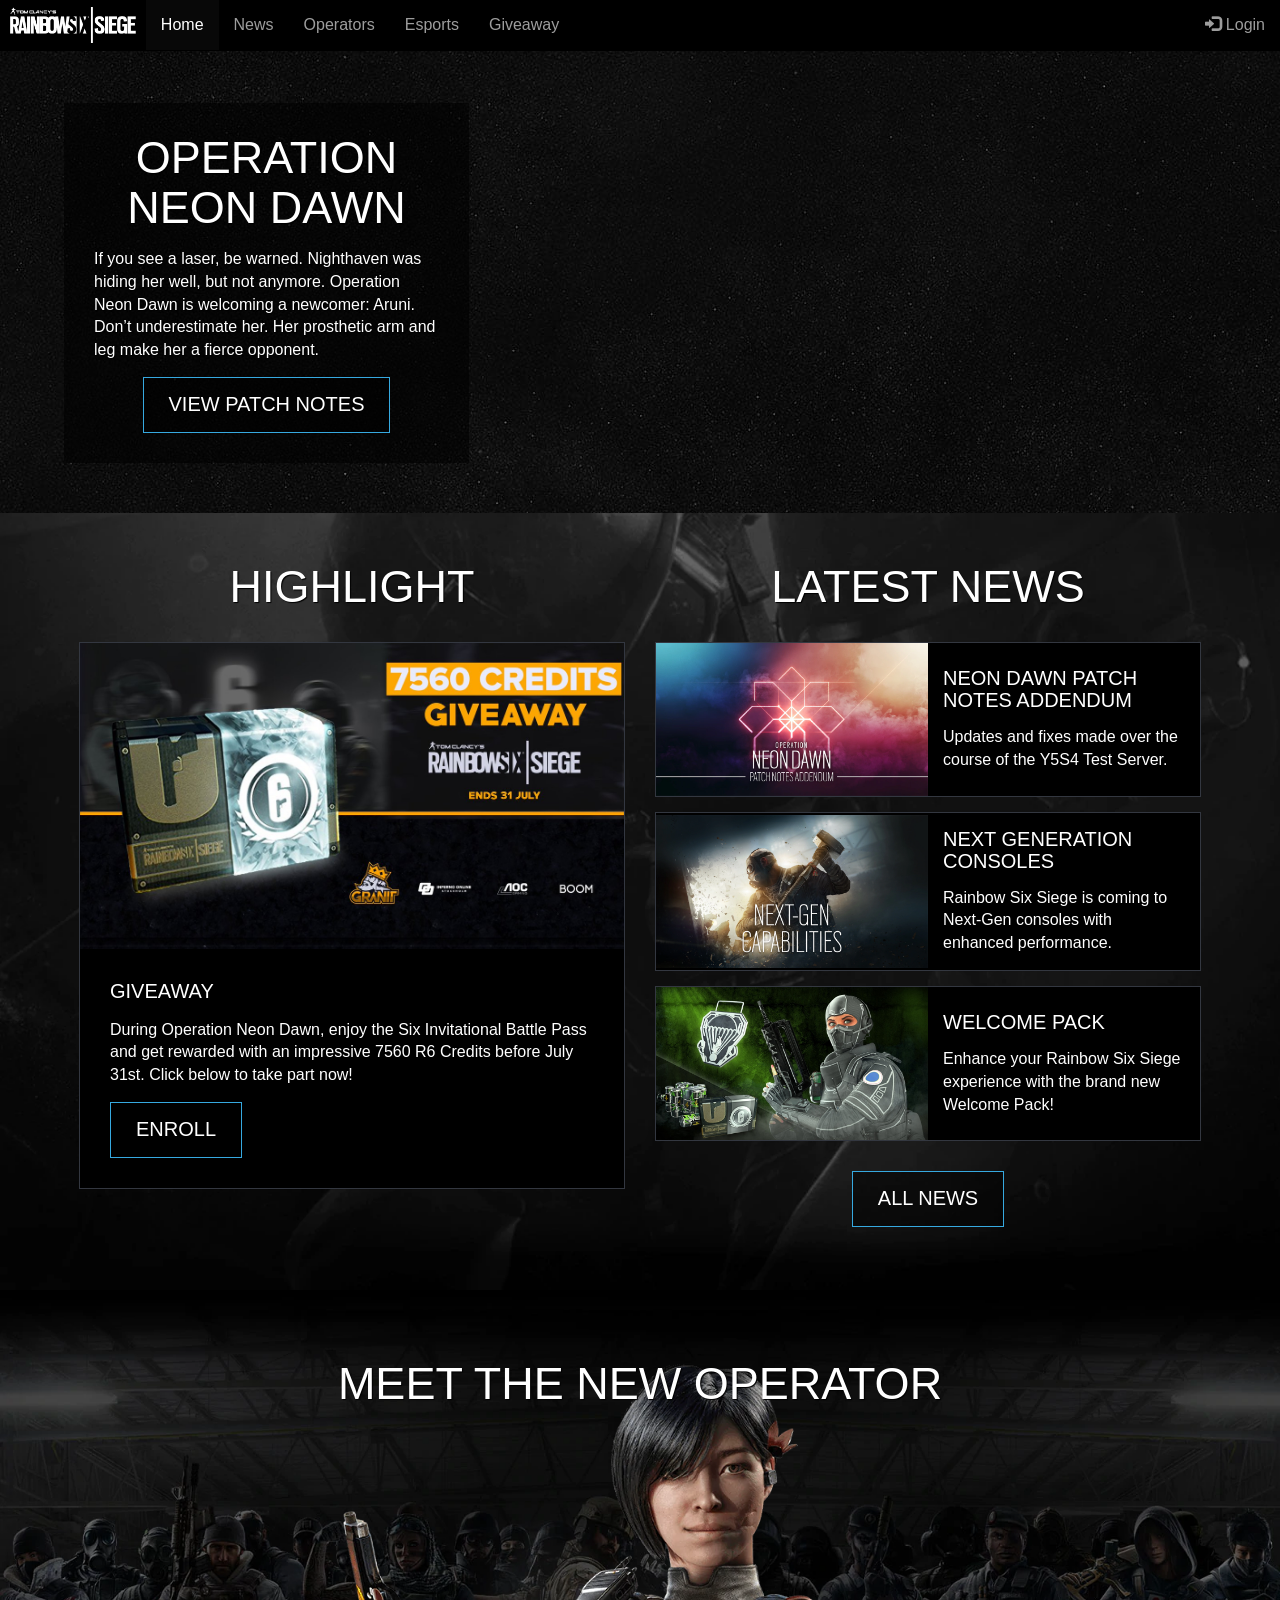
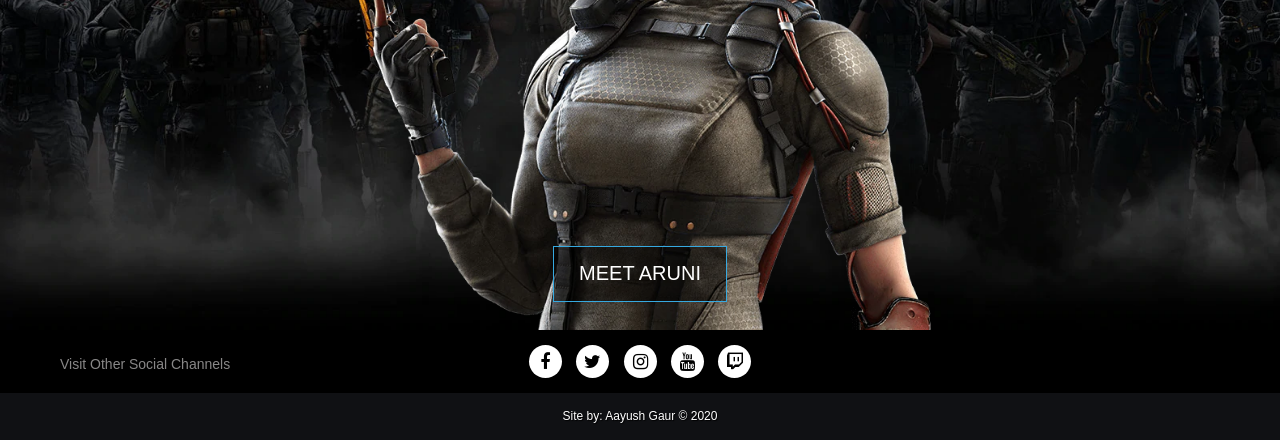
<file: index.html>
<!DOCTYPE html>
<html lang="en">
	<head>
		<title>Rainbow Six Siege</title>
		<meta charset="utf-8">
		<meta name="viewport" content="width=device-width, initial-scale=1">
		<link rel="stylesheet" href="https://maxcdn.bootstrapcdn.com/bootstrap/3.4.1/css/bootstrap.min.css">
		<link rel="stylesheet" href="https://cdnjs.cloudflare.com/ajax/libs/font-awesome/4.7.0/css/font-awesome.min.css">
		<link rel="stylesheet" type="text/css" href="Assets/CSS/site.css">
		<script src="https://ajax.googleapis.com/ajax/libs/jquery/3.5.1/jquery.min.js"></script>
		<script src="https://maxcdn.bootstrapcdn.com/bootstrap/3.4.1/js/bootstrap.min.js"></script>
		<script src="Assets/Scripts/site.js"></script>
	</head>
	
	<body>
		<header>
			<nav class="navbar navbar-inverse navbar-fixed-top">
				<div class="container-fluid">
					<div class="navbar-header">
						<button type="button" class="navbar-toggle" data-toggle="collapse" data-target="#myNavbar">
							<span class="icon-bar"></span>
							<span class="icon-bar"></span>
							<span class="icon-bar"></span>                        
						</button>
						<a class="navbar-brand" href="index.html"><img class="logo" src="Assets/Images/logo.png" alt="logo"/></a>
					</div>
					<div class="collapse navbar-collapse" id="myNavbar">
						<ul class="nav navbar-nav">
							<li class="active"><a href="index.html">Home</a></li>
							<li><a href="news.html">News</a></li>
							<li><a href="operators.html">Operators</a></li>
							<li><a href="esports.html">Esports</a></li>
							<li><a href="giveaway.html">Giveaway</a></li>
						</ul>
						<ul class="nav navbar-nav navbar-right">
							<li><a href="#"  onclick="maintenance()"><span class="glyphicon glyphicon-log-in"></span> Login</a></li>
						</ul>
					</div>
				</div>
			</nav>
		</header>

		<div class="r6s-home">
			
			<section>
				<div class="r6s-vid">
					<div class="r6s-promo">
						<div class="promo-row">
							<div class="vid-wrapper">
								<div class="vid-container">
									<div class="media">
										<video autoplay loop muted>
											<source src="Assets/Videos/R6_live_Y5S4_VID_Anime_2.mp4" type="video/mp4" />
										</video>
									</div>
								</div>
								<div class="media-content text-center">
									<h2>Operation Neon Dawn</h2>
									<p>
										If you see a laser, be warned. Nighthaven was hiding her well, but not anymore. Operation Neon Dawn is welcoming a newcomer: Aruni. Don’t underestimate her. Her prosthetic arm and leg make her a fierce opponent.
									</p>
									<button onclick="maintenance()" class="button button-style1">View Patch Notes</button>
								</div>
							</div>
						</div>
					</div>
				</div>
			</section>
			
			<div class="r6s-highlights-news-feed">
				<div class="container">    
					<div class="row">
					
						<section>
							<div class="col-sm-6 r6s-highlights-feed">
							
								<div class="r6s-highlights-news-feed-title">
									<h2>Highlight</h2>
								</div>
								
								<div class="highlight">
									<div class="highlight-giveaway">
										<div class="highlight-giveaway-media">
											<img src="Assets/Images/giveaway.jpg" alt="Giveaway Picture"/>
										</div>
										<div class="highlight-giveaway-content">
											<h3>Giveaway</h3>
											<p>
											During Operation Neon Dawn, enjoy the Six Invitational Battle Pass and get rewarded with an impressive 7560 R6 Credits before July 31st. Click below to take part now!
											</p>
											<a class="button button-style1" href="giveaway.html">Enroll</a>
										</div>
									</div>
								</div>
							
							</div>
						</section>								
						
						<section>
							<div class="col-sm-6 r6s-highlights-feed">
							
								<div class="r6s-highlights-news-feed-title">
									<h2>Latest News</h2>
								</div>
								
								<div class="news-updates">
								
									<div class="news-updates-wrapper">
										<ul class="news-wrapper-items">
											
											<li id="latest-news-1" class="news-wrapper-items-item news-active-item highlight-giveaway">
												<div class="news-item-media">
													<div>
														<img src="Assets/Images/neondawn.jpg" alt="Neon Dawn Picture"/>
													</div>
													
												</div>
												<div class="news-item-content">
													<h3>Neon Dawn Patch Notes Addendum</h3>
													<p>
														Updates and fixes made over the course of the Y5S4 Test Server.
													</p>
												</div>
											</li>
											
											<li id="latest-news-2" class="news-wrapper-items-item highlight-giveaway">
												<div class="news-item-media">
													<div>
														<img src="Assets/Images/nextgen.jpg" alt="Next Generation Console"/>
													</div>
														
												</div>
												<div class="news-item-content">
													<h3>NEXT GENERATION CONSOLES</h3>
													<p>
														Rainbow Six Siege is coming to Next-Gen consoles with enhanced performance.
													</p>
												</div>											
											</li>
												
											<li id="latest-news-3" class="news-wrapper-items-item highlight-giveaway">
												<div class="news-item-media">
													<div>
														<img src="Assets/Images/welcome.jpg" alt="Welcome Pack"/>
													</div>
													
												</div>
												<div class="news-item-content">
													<h3>Welcome Pack</h3>
													<p>
														Enhance your Rainbow Six Siege experience with the brand new Welcome Pack!
													</p>
												</div>
												
											</li>
												
										</ul>
									</div>
										
									<div class="news-updates-controls">
										<button onclick="latestNewsPrev()" class="button button-style1 news-prev"><span class="glyphicon glyphicon-chevron-left"></span></button>
										<button onclick="latestNewsNext()" class="button button-style1 news-next"><span class="glyphicon glyphicon-chevron-right"></span></button>
									</div>
									
									<div class="news-button">
										<a href="news.html" class="button button-style1">All news</a>
									</div>
									
								</div>
							
							</div>
						</section>
							
					</div>
				</div>
			</div>
			
			<section>
				<div class="r6s-operators-homepage">
					<div class="promo-new-operators">
						<div class="promo-new-operators-media">
							<img src="Assets/Images/r6s-operator-aruni.png" alt="Aruni Picture"/>
						</div>
						<div class="promo-new-operators-content">
							<h2>Meet the new operator</h2>
							<a href="operators.html" class="button button-style1">Meet Aruni</a>
						</div>
					</div>
				</div>
			</section>
			
		</div>
		
		<div class="r6s-social">
			<div class="social-content">
				<div>
					<h2>Visit Other Social Channels</h2>
				</div>
				<div class="social-content-buttons">
					<a href="https://www.facebook.com/Rainbow6" target="_blank" class="fa fa-facebook"></a>
					<a href="https://twitter.com/Rainbow6Game" target="_blank" class="fa fa-twitter"></a>
					<a href="https://www.instagram.com/rainbow6game_us/" target="_blank" class="fa fa-instagram"></a>
					<a href="https://www.youtube.com/channel/UCV999yg8wgRzniuejsYmnmg" target="_blank" class="fa fa-youtube"></a>
					<a href="https://www.twitch.tv/bladegamingr6" target="_blank" class="fa fa-twitch"></a>
				</div>
			</div>
		</div>
		

		<footer class="container-fluid text-center">
			<p>Site by: Aayush Gaur &copy; 2020</p>
		</footer>

	</body>
</html>
</file>
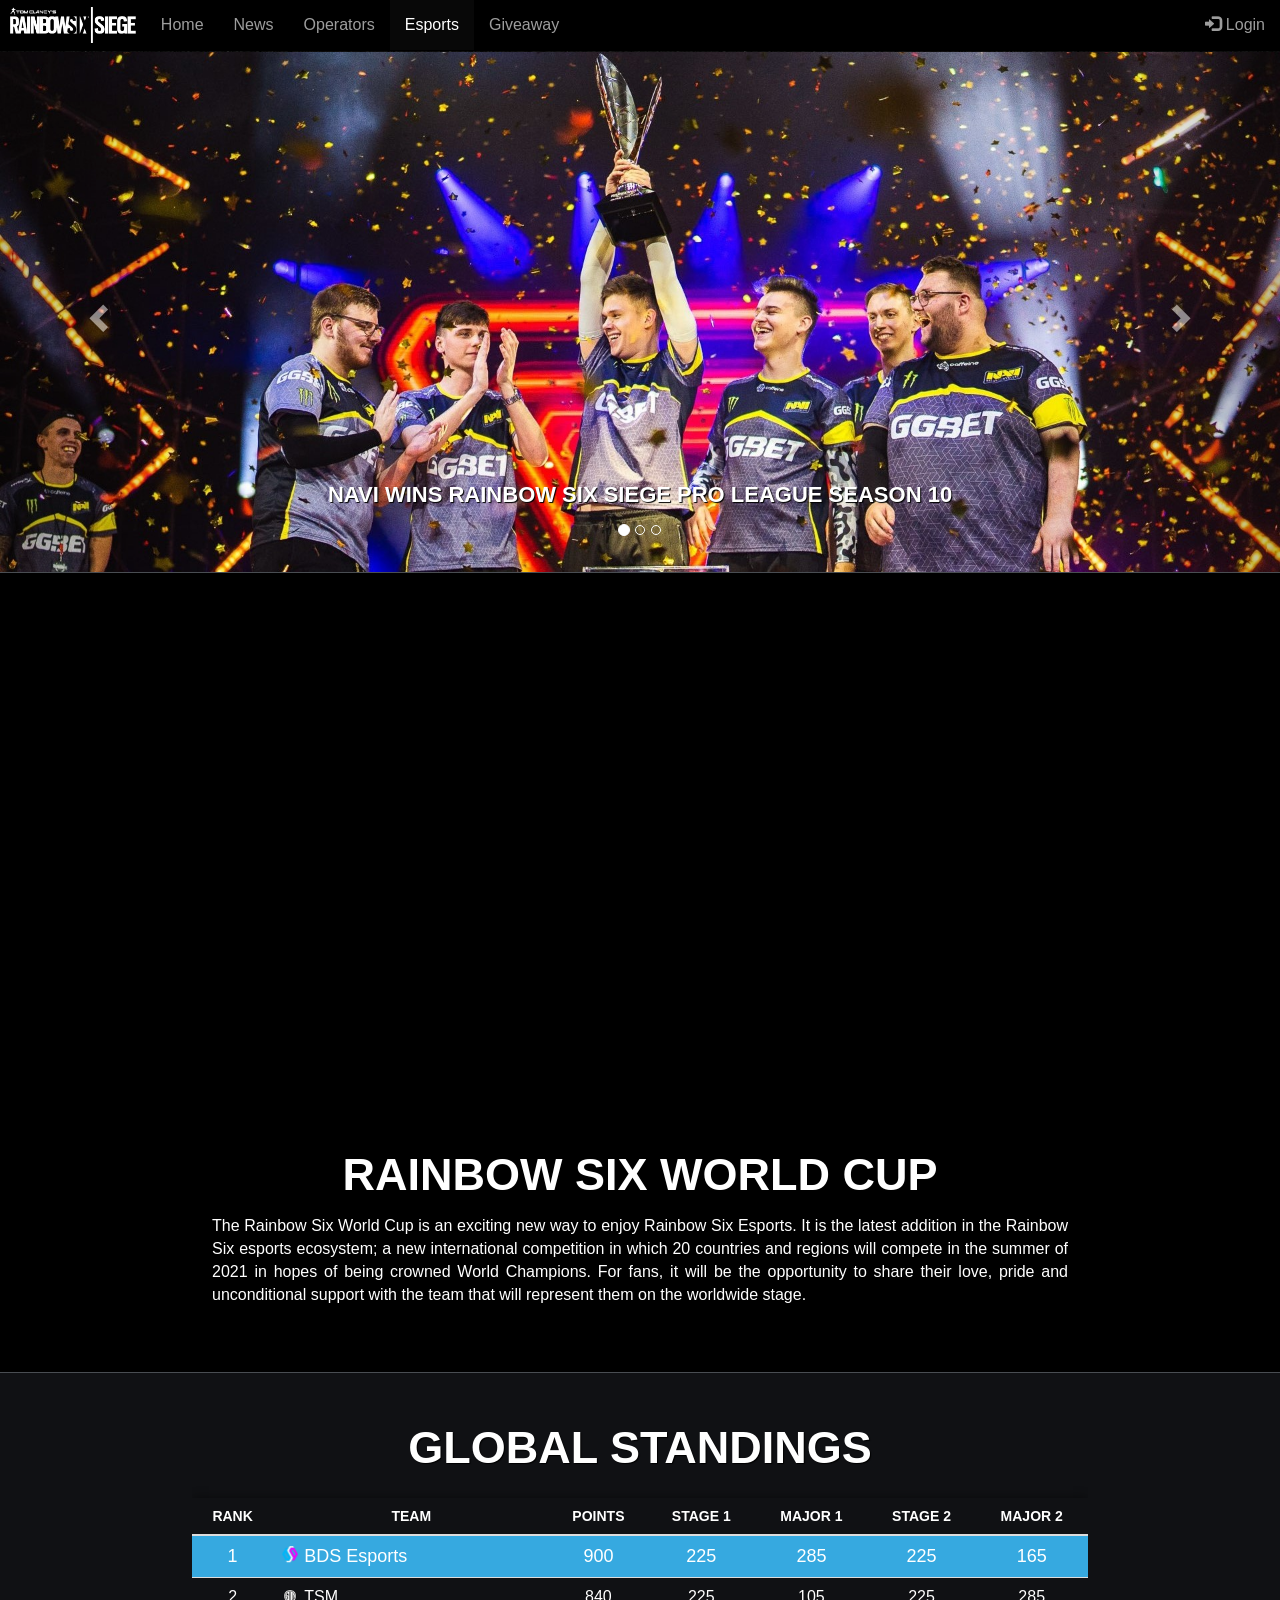
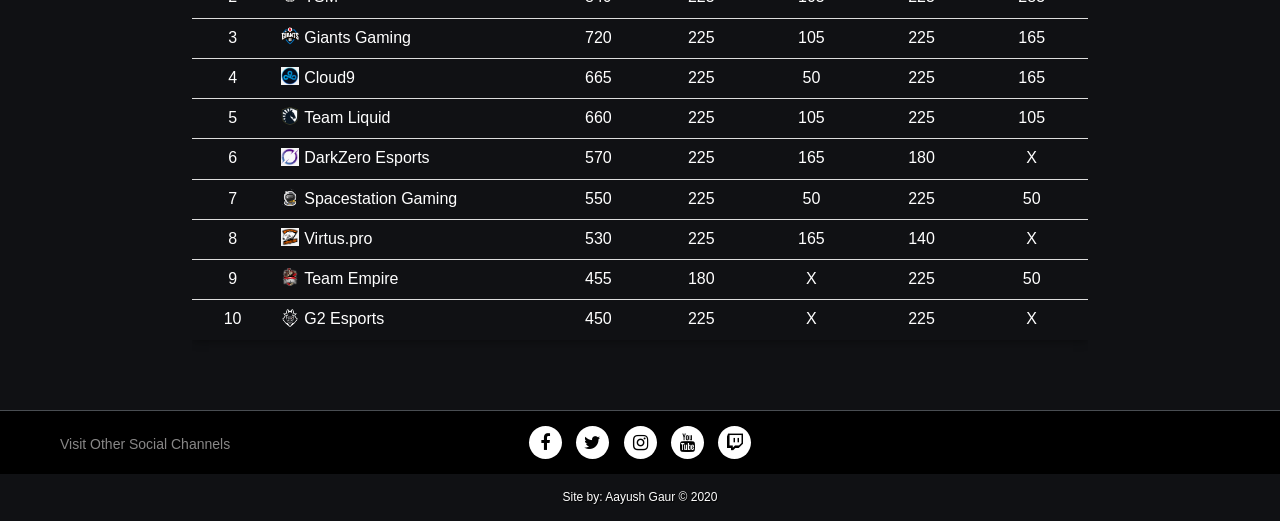
<file: esports.html>
<!DOCTYPE html>
<html lang="en">
	<head>
		<title>Rainbow Six Siege</title>
		<meta charset="utf-8">
		<meta name="viewport" content="width=device-width, initial-scale=1">
		<link rel="stylesheet" href="https://maxcdn.bootstrapcdn.com/bootstrap/3.4.1/css/bootstrap.min.css">
		<link rel="stylesheet" href="https://cdnjs.cloudflare.com/ajax/libs/font-awesome/4.7.0/css/font-awesome.min.css">
		<link rel="stylesheet" type="text/css" href="Assets/CSS/site.css">
		<script src="https://ajax.googleapis.com/ajax/libs/jquery/3.5.1/jquery.min.js"></script>
		<script src="https://maxcdn.bootstrapcdn.com/bootstrap/3.4.1/js/bootstrap.min.js"></script>
		<script src="Assets/Scripts/site.js"></script>
	</head>
	
	<body>
		<header>
			<nav class="navbar navbar-inverse navbar-fixed-top">
				<div class="container-fluid">
					<div class="navbar-header">
						<button type="button" class="navbar-toggle" data-toggle="collapse" data-target="#myNavbar">
							<span class="icon-bar"></span>
							<span class="icon-bar"></span>
							<span class="icon-bar"></span>                        
						</button>
						<a class="navbar-brand" href="index.html"><img class="logo" src="Assets/Images/logo.png" alt="logo"/></a>
					</div>
					<div class="collapse navbar-collapse" id="myNavbar">
						<ul class="nav navbar-nav">
							<li><a href="index.html">Home</a></li>
							<li><a href="news.html">News</a></li>
							<li><a href="operators.html">Operators</a></li>
							<li class="active"><a href="esports.html">Esports</a></li>
							<li><a href="giveaway.html">Giveaway</a></li>
						</ul>
						<ul class="nav navbar-nav navbar-right">
							<li><a href="#"  onclick="maintenance()"><span class="glyphicon glyphicon-log-in"></span> Login</a></li>
						</ul>
					</div>
				</div>
			</nav>
		</header>

		<div class="r6s-home">
		
			<section>
				<div id="myCarousel" class="carousel slide" data-ride="carousel">
					
					<ol class="carousel-indicators">
						<li data-target="#myCarousel" data-slide-to="0" class="active"></li>
						<li data-target="#myCarousel" data-slide-to="1"></li>
						<li data-target="#myCarousel" data-slide-to="2"></li>
					</ol>

					
					<div class="carousel-inner" role="listbox">
						<div class="item active">
							<img src="Assets/Images/naviWin.jpg" alt="Image">
							<div class="carousel-caption">
								<h3>NaVi Wins Rainbow Six Siege Pro League Season 10</h3>
							</div>      
						</div>

						<div class="item">
							<img src="Assets/Images/worldcup.jpg" alt="Image">
							<div class="carousel-caption">
							  <h3>Rainbow Six World Cup</h3>
							</div>      
						</div>
						
						<div class="item">
							<img src="Assets/Images/timeline.jpg" alt="Image">
							<div class="carousel-caption">
							  <h3>Timeline - 2020</h3>
							</div>      
						</div>
					</div>

					
					<a class="left carousel-control" href="#myCarousel" role="button" data-slide="prev">
						<span class="glyphicon glyphicon-chevron-left" aria-hidden="true"></span>
						<span class="sr-only">Previous</span>
					</a>
					<a class="right carousel-control" href="#myCarousel" role="button" data-slide="next">
						<span class="glyphicon glyphicon-chevron-right" aria-hidden="true"></span>
						<span class="sr-only">Next</span>
					</a>
				</div>
			</section>
			
			
			<section>
				<div class="world-cup"> 
					<div class="embed-responsive embed-responsive-16by9">
						<iframe class="embed-responsive-item" src="https://www.youtube.com/embed/rWAyImpZYAc" allow="accelerometer; autoplay; clipboard-write; encrypted-media; gyroscope; picture-in-picture" allowfullscreen></iframe>
					</div>
					<br>
					<div class="world-cup-text">
						<h2>RAINBOW SIX WORLD CUP</h2>
						<p>
							The Rainbow Six World Cup is an exciting new way to enjoy Rainbow Six Esports. It is the latest addition in the Rainbow Six esports ecosystem; a new international competition in which 20 countries and regions will compete in the summer of 2021 in hopes of being crowned World Champions. For fans, it will be the opportunity to share their love, pride and unconditional support with the team that will represent them on the worldwide stage.
						</p>
					</div>
				</div>
			</section>
			
			
			<section>
				<div class="standings">
					<h2>Global Standings</h2>
					
					<div style="overflow-x:auto;">
						<table class="table">
							<thead>
								<tr>
									<th>RANK</th>
									<th>TEAM</th>
									<th>POINTS</th>
									<th>STAGE 1</th>
									<th>MAJOR 1</th>
									<th>STAGE 2</th>
									<th>MAJOR 2</th>
								</tr>
							</thead>
							<tbody>
								<tr id="first-rank">
									<td>1</td>
									<td class="team-name"><img src="Assets/Images/bds.png" alt="BDS Logo"/>BDS Esports</td>
									<td>900</td>
									<td>225</td>
									<td>285</td>
									<td>225</td>
									<td>165</td>
								</tr>
								<tr>
									<td>2</td>
									<td class="team-name"><img src="Assets/Images/tsm.png" alt="TSM Logo"/>TSM</td>
									<td>840</td>
									<td>225</td>
									<td>105</td>
									<td>225</td>
									<td>285</td>
								</tr>
								<tr>
									<td>3</td>
									<td class="team-name"><img src="Assets/Images/giants.png" alt="Giants Logo"/>Giants Gaming</td>
									<td>720</td>
									<td>225</td>
									<td>105</td>
									<td>225</td>
									<td>165</td>
								</tr>
								<tr>
									<td>4</td>
									<td class="team-name"><img src="Assets/Images/cloud9.png" alt="Cloud9 Logo"/>Cloud9</td>
									<td>665</td>
									<td>225</td>
									<td>50</td>
									<td>225</td>
									<td>165</td>
								</tr>
								<tr>
									<td>5</td>
									<td class="team-name"><img src="Assets/Images/liquid.png" alt="Liquids Logo"/>Team Liquid</td>
									<td>660</td>
									<td>225</td>
									<td>105</td>
									<td>225</td>
									<td>105</td>
								</tr>
								<tr>
									<td>6</td>
									<td class="team-name"><img src="Assets/Images/darkzero.png" alt="DarkZero Logo"/>DarkZero Esports</td>
									<td>570</td>
									<td>225</td>
									<td>165</td>
									<td>180</td>
									<td>X</td>
								</tr>
								<tr>
									<td>7</td>
									<td class="team-name"><img src="Assets/Images/ssg.png" alt="SSG Logo"/>Spacestation Gaming</td>
									<td>550</td>
									<td>225</td>
									<td>50</td>
									<td>225</td>
									<td>50</td>
								</tr>
								<tr>
									<td>8</td>
									<td class="team-name"><img src="Assets/Images/virtuspro.png" alt="Virtus Logo"/>Virtus.pro</td>
									<td>530</td>
									<td>225</td>
									<td>165</td>
									<td>140</td>
									<td>X</td>
								</tr>
								<tr>
									<td>9</td>
									<td class="team-name"><img src="Assets/Images/empire.png" alt="Empire Logo"/>Team Empire</td>
									<td>455</td>
									<td>180</td>
									<td>X</td>
									<td>225</td>
									<td>50</td>
								</tr>
								<tr>
									<td>10</td>
									<td class="team-name"><img src="Assets/Images/g2.png" alt="G2 Logo"/>G2 Esports</td>
									<td>450</td>
									<td>225</td>
									<td>X</td>
									<td>225</td>
									<td>X</td>
								</tr>
								
							</tbody>
						</table>
					</div>
				</div>
			</section>
				
		</div>

		<div class="r6s-social">
			<div class="social-content">
				<div>
					<h2>Visit Other Social Channels</h2>
				</div>
				<div class="social-content-buttons">
					<a href="https://www.facebook.com/Rainbow6" target="_blank" class="fa fa-facebook"></a>
					<a href="https://twitter.com/Rainbow6Game" target="_blank" class="fa fa-twitter"></a>
					<a href="https://www.instagram.com/rainbow6game_us/" target="_blank" class="fa fa-instagram"></a>
					<a href="https://www.youtube.com/channel/UCV999yg8wgRzniuejsYmnmg" target="_blank" class="fa fa-youtube"></a>
					<a href="https://www.twitch.tv/bladegamingr6" target="_blank" class="fa fa-twitch"></a>
				</div>
			</div>
		</div>
		

		<footer class="container-fluid text-center">
			<p>Site by: Aayush Gaur &copy; 2020</p>
		</footer>

	</body>
</html>
</file>
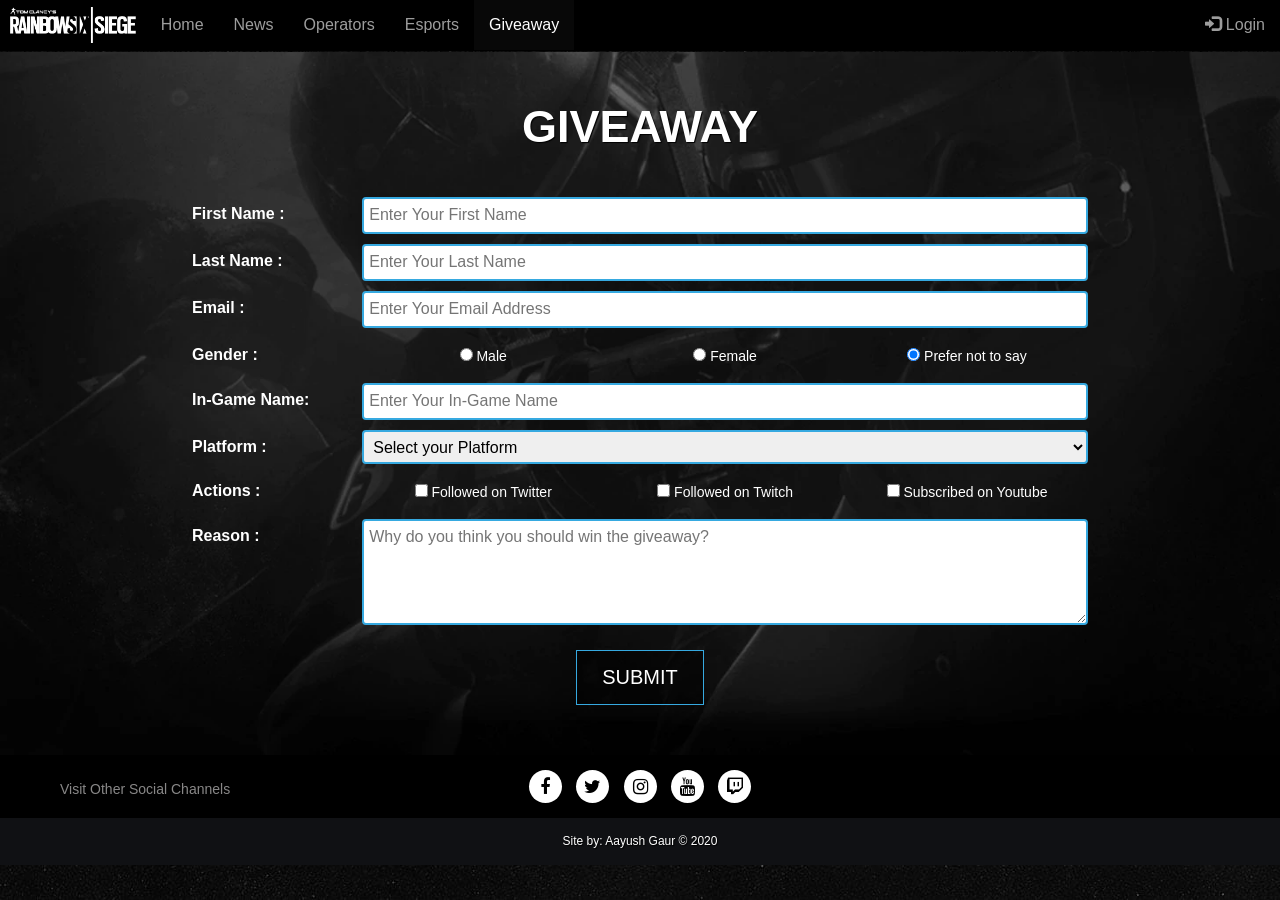
<file: giveaway.html>
<!DOCTYPE html>
<html lang="en">
	<head>
		<title>Rainbow Six Siege</title>
		<meta charset="utf-8">
		<meta name="viewport" content="width=device-width, initial-scale=1">
		<link rel="stylesheet" href="https://maxcdn.bootstrapcdn.com/bootstrap/3.4.1/css/bootstrap.min.css">
		<link rel="stylesheet" href="https://cdnjs.cloudflare.com/ajax/libs/font-awesome/4.7.0/css/font-awesome.min.css">
		<link rel="stylesheet" type="text/css" href="Assets/CSS/site.css">
		<script src="https://ajax.googleapis.com/ajax/libs/jquery/3.5.1/jquery.min.js"></script>
		<script src="https://maxcdn.bootstrapcdn.com/bootstrap/3.4.1/js/bootstrap.min.js"></script>
		<script src="Assets/Scripts/site.js"></script>
	</head>
	
	<body>
		<header>
			<nav class="navbar navbar-inverse navbar-fixed-top">
				<div class="container-fluid">
					<div class="navbar-header">
						<button type="button" class="navbar-toggle" data-toggle="collapse" data-target="#myNavbar">
							<span class="icon-bar"></span>
							<span class="icon-bar"></span>
							<span class="icon-bar"></span>                        
						</button>
						<a class="navbar-brand" href="index.html"><img class="logo" src="Assets/Images/logo.png" alt="logo"/></a>
					</div>
					<div class="collapse navbar-collapse" id="myNavbar">
						<ul class="nav navbar-nav">
							<li><a href="index.html">Home</a></li>
							<li><a href="news.html">News</a></li>
							<li><a href="operators.html">Operators</a></li>
							<li><a href="esports.html">Esports</a></li>
							<li class="active"><a href="giveaway.html">Giveaway</a></li>
						</ul>
						<ul class="nav navbar-nav navbar-right">
							<li><a href="#"  onclick="maintenance()"><span class="glyphicon glyphicon-log-in"></span> Login</a></li>
						</ul>
					</div>
				</div>
			</nav>
		</header>

		<div class="r6s-home">
			<section>
				<div id="giveaway-form">
					<h2>Giveaway</h2>
				
					<form action="#" name="regForm" onsubmit="return( validate() );">
						
						
						<div>
							<label>First Name :</label>
							<input type="text" id="first-name-border" class="generalInput" name="firstname" placeholder="Enter Your First Name">
						</div>
						<h4 id="first-name-error" class="error-msg">Enter your First Name!</h4>
						
						
						<div>
							<label>Last Name :</label>
							<input type="text" id="last-name-border" class="generalInput" name="lastname" placeholder="Enter Your Last Name">
						</div>
						<h4 id="last-name-error" class="error-msg">Enter your Last Name!</h4>
						
						
						<div>
							<label>Email :</label>
							<input type="email" id="email-border" class="generalInput" name="email" placeholder="Enter Your Email Address">
						</div>
						<h4 id="email-error" class="error-msg">Enter your Email Address!</h4>
						
						
						<div>
							<label>Gender :</label>
							
							<label class="clickInput">
								<input type="radio" name="gender" value="male"> Male
							</label>
							
							<label class="clickInput">
								<input type="radio" name="gender" value="female"> Female
							</label>
							
							<label class="clickInput">
								<input type="radio" name="gender" value="prefer not to say" checked> Prefer not to say
							</label>
						</div>
						
						
						<div>
							<label>In-Game Name:</label>
							<input type="text" id="in-game-name-border" class="generalInput" name="ign" placeholder="Enter Your In-Game Name">
						</div>
						<h4 id="in-game-name-error" class="error-msg">Enter your In-Game Name!</h4>
						
						
						<div>
							<label >Platform :</label>
							<select name="platform" id="platform-border" class="generalInput">
								<option value="" disabled hidden selected>Select your Platform</option>
								<option value="PC">PC</option>
								<option value="XBOX">XBOX</option>
								<option value="PS4">PS4</option>
							</select>
						</div>
						<h4 id="platform-error" class="error-msg">Enter your Account Platform!</h4>
						
						
						<div>
							<label>Actions :</label>
							
							<label class="clickInput">
								<input  type="checkbox" name="vehicle" value="walk"> Followed on Twitter
							</label>
							
							<label class="clickInput">
								<input  type="checkbox" name="vehicle" value="walk"> Followed on Twitch
							</label>
							
							<label class="clickInput">
								<input  type="checkbox" name="vehicle" value="walk"> Subscribed on Youtube
							</label>
						</div>
						
						
						<div>
							<label id="Reason">Reason :</label>
							<textarea name="reason" id="reason-border" class="generalInput" rows="4" placeholder="Why do you think you should win the giveaway?"></textarea>
						</div>
						<h4 id="reason-error" class="error-msg">Enter your Reason to Win the Giveaway!</h4>
						
						
						<button id="form-button" class="button button-style1" type="submit">Submit</button>
					</form>
				</div>
			</section>
		</div>

		<div class="r6s-social">
			<div class="social-content">
				<div>
					<h2>Visit Other Social Channels</h2>
				</div>
				<div class="social-content-buttons">
					<a href="https://www.facebook.com/Rainbow6" target="_blank" class="fa fa-facebook"></a>
					<a href="https://twitter.com/Rainbow6Game" target="_blank" class="fa fa-twitter"></a>
					<a href="https://www.instagram.com/rainbow6game_us/" target="_blank" class="fa fa-instagram"></a>
					<a href="https://www.youtube.com/channel/UCV999yg8wgRzniuejsYmnmg" target="_blank" class="fa fa-youtube"></a>
					<a href="https://www.twitch.tv/bladegamingr6" target="_blank" class="fa fa-twitch"></a>
				</div>
			</div>
		</div>
		

		<footer class="container-fluid text-center">
			<p>Site by: Aayush Gaur &copy; 2020</p>
		</footer>

	</body>
</html>
</file>
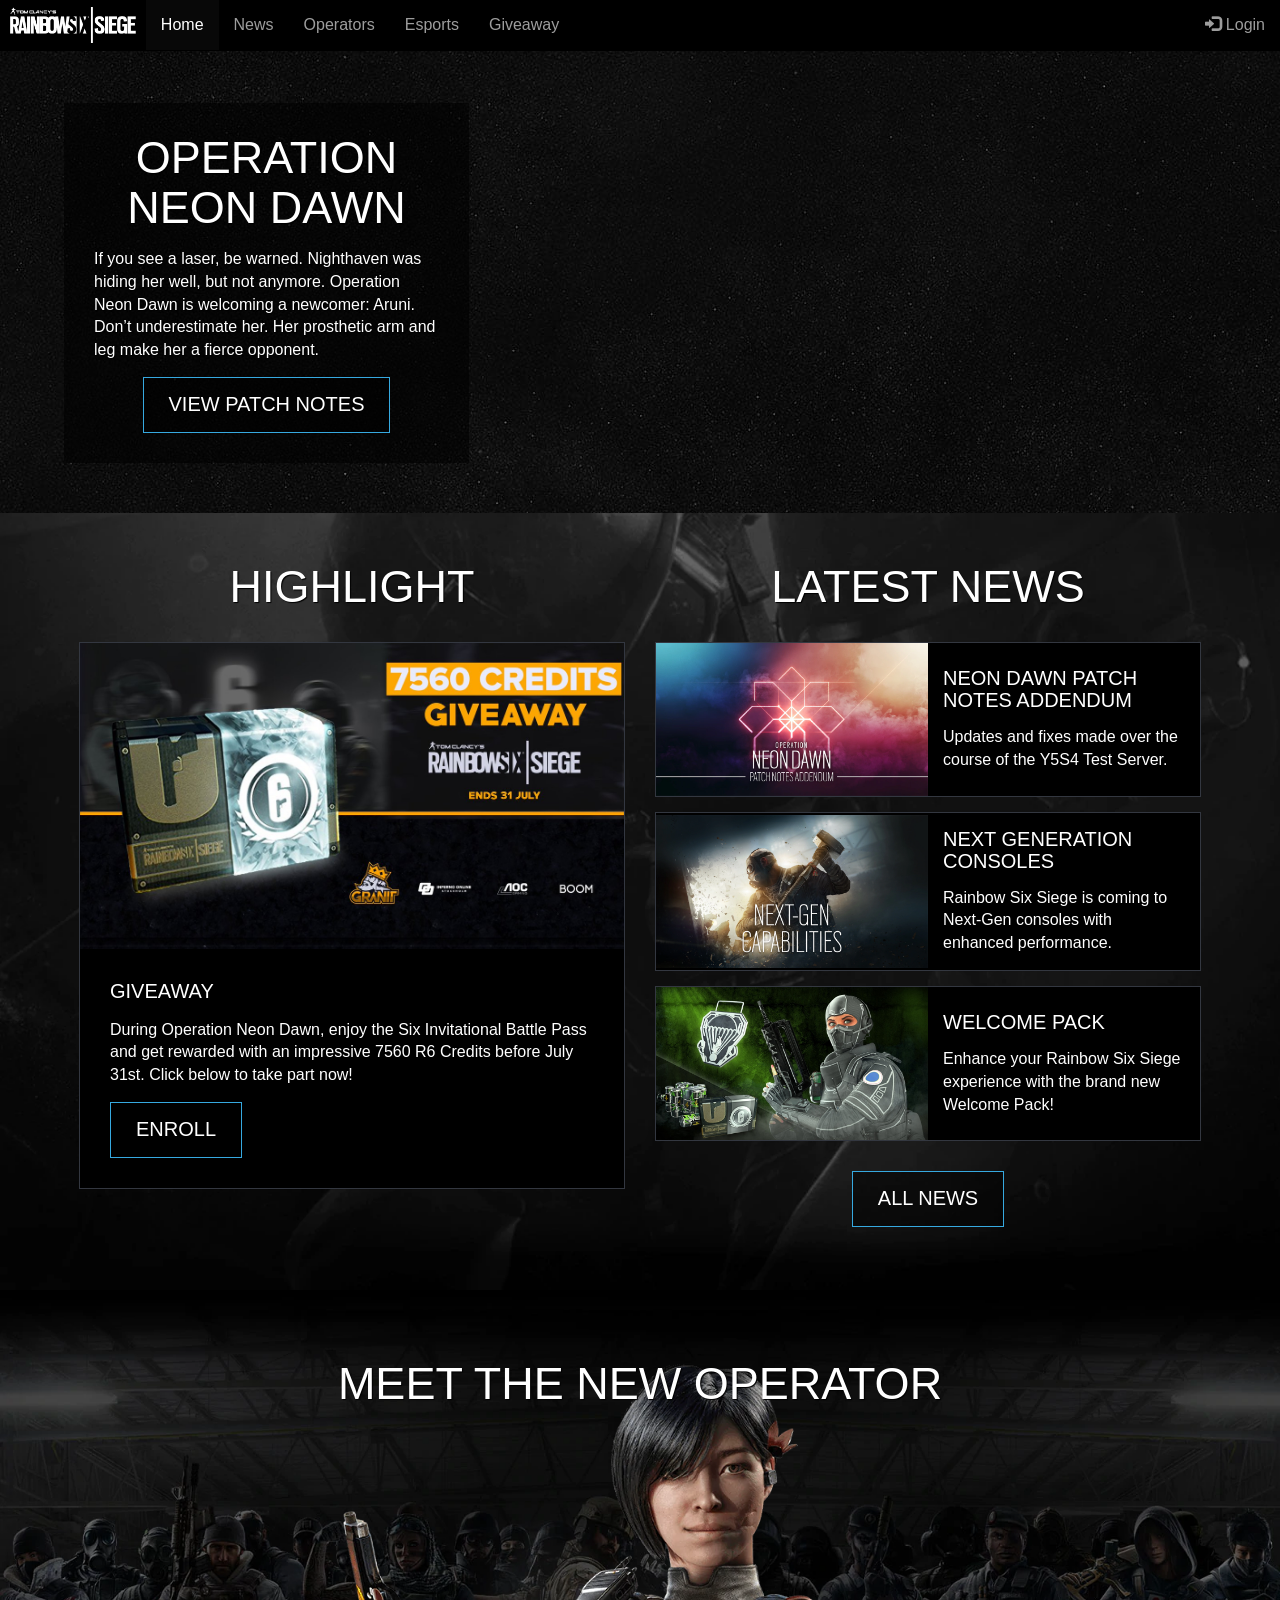
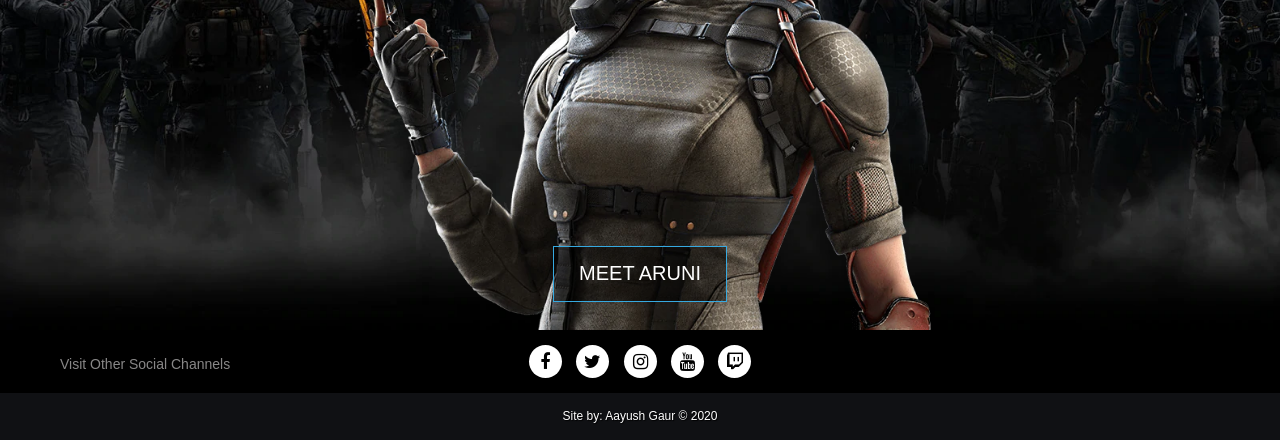
<file: home.html>
<!DOCTYPE html>
<html lang="en">
	<head>
		<title>Rainbow Six Siege</title>
		<meta charset="utf-8">
		<meta name="viewport" content="width=device-width, initial-scale=1">
		<link rel="stylesheet" href="https://maxcdn.bootstrapcdn.com/bootstrap/3.4.1/css/bootstrap.min.css">
		<link rel="stylesheet" href="https://cdnjs.cloudflare.com/ajax/libs/font-awesome/4.7.0/css/font-awesome.min.css">
		<link rel="stylesheet" type="text/css" href="Assets/CSS/site.css">
		<script src="https://ajax.googleapis.com/ajax/libs/jquery/3.5.1/jquery.min.js"></script>
		<script src="https://maxcdn.bootstrapcdn.com/bootstrap/3.4.1/js/bootstrap.min.js"></script>
		<script src="Assets/Scripts/site.js"></script>
	</head>
	
	<body>
		<header>
			<nav class="navbar navbar-inverse navbar-fixed-top">
				<div class="container-fluid">
					<div class="navbar-header">
						<button type="button" class="navbar-toggle" data-toggle="collapse" data-target="#myNavbar">
							<span class="icon-bar"></span>
							<span class="icon-bar"></span>
							<span class="icon-bar"></span>                        
						</button>
						<a class="navbar-brand" href="home.html"><img class="logo" src="Assets/Images/logo.png" alt="logo"/></a>
					</div>
					<div class="collapse navbar-collapse" id="myNavbar">
						<ul class="nav navbar-nav">
							<li class="active"><a href="home.html">Home</a></li>
							<li><a href="news.html">News</a></li>
							<li><a href="operators.html">Operators</a></li>
							<li><a href="esports.html">Esports</a></li>
							<li><a href="giveaway.html">Giveaway</a></li>
						</ul>
						<ul class="nav navbar-nav navbar-right">
							<li><a href="#"  onclick="maintenance()"><span class="glyphicon glyphicon-log-in"></span> Login</a></li>
						</ul>
					</div>
				</div>
			</nav>
		</header>

		<div class="r6s-home">
			
			<section>
				<div class="r6s-vid">
					<div class="r6s-promo">
						<div class="promo-row">
							<div class="vid-wrapper">
								<div class="vid-container">
									<div class="media">
										<video autoplay loop muted>
											<source src="Assets/Videos/R6_live_Y5S4_VID_Anime_2.mp4" type="video/mp4" />
										</video>
									</div>
								</div>
								<div class="media-content text-center">
									<h2>Operation Neon Dawn</h2>
									<p>
										If you see a laser, be warned. Nighthaven was hiding her well, but not anymore. Operation Neon Dawn is welcoming a newcomer: Aruni. Don’t underestimate her. Her prosthetic arm and leg make her a fierce opponent.
									</p>
									<button onclick="maintenance()" class="button button-style1">View Patch Notes</button>
								</div>
							</div>
						</div>
					</div>
				</div>
			</section>
			
			<div class="r6s-highlights-news-feed">
				<div class="container">    
					<div class="row">
					
						<section>
							<div class="col-sm-6 r6s-highlights-feed">
							
								<div class="r6s-highlights-news-feed-title">
									<h2>Highlight</h2>
								</div>
								
								<div class="highlight">
									<div class="highlight-giveaway">
										<div class="highlight-giveaway-media">
											<img src="Assets/Images/giveaway.jpg" alt="Giveaway Picture"/>
										</div>
										<div class="highlight-giveaway-content">
											<h3>Giveaway</h3>
											<p>
											During Operation Neon Dawn, enjoy the Six Invitational Battle Pass and get rewarded with an impressive 7560 R6 Credits before July 31st. Click below to take part now!
											</p>
											<a class="button button-style1" href="giveaway.html">Enroll</a>
										</div>
									</div>
								</div>
							
							</div>
						</section>								
						
						<section>
							<div class="col-sm-6 r6s-highlights-feed">
							
								<div class="r6s-highlights-news-feed-title">
									<h2>Latest News</h2>
								</div>
								
								<div class="news-updates">
								
									<div class="news-updates-wrapper">
										<ul class="news-wrapper-items">
											
											<li id="latest-news-1" class="news-wrapper-items-item news-active-item highlight-giveaway">
												<div class="news-item-media">
													<div>
														<img src="Assets/Images/neondawn.jpg" alt="Neon Dawn Picture"/>
													</div>
													
												</div>
												<div class="news-item-content">
													<h3>Neon Dawn Patch Notes Addendum</h3>
													<p>
														Updates and fixes made over the course of the Y5S4 Test Server.
													</p>
												</div>
											</li>
											
											<li id="latest-news-2" class="news-wrapper-items-item highlight-giveaway">
												<div class="news-item-media">
													<div>
														<img src="Assets/Images/nextgen.jpg" alt="Next Generation Console"/>
													</div>
														
												</div>
												<div class="news-item-content">
													<h3>NEXT GENERATION CONSOLES</h3>
													<p>
														Rainbow Six Siege is coming to Next-Gen consoles with enhanced performance.
													</p>
												</div>											
											</li>
												
											<li id="latest-news-3" class="news-wrapper-items-item highlight-giveaway">
												<div class="news-item-media">
													<div>
														<img src="Assets/Images/welcome.jpg" alt="Welcome Pack"/>
													</div>
													
												</div>
												<div class="news-item-content">
													<h3>Welcome Pack</h3>
													<p>
														Enhance your Rainbow Six Siege experience with the brand new Welcome Pack!
													</p>
												</div>
												
											</li>
												
										</ul>
									</div>
										
									<div class="news-updates-controls">
										<button onclick="latestNewsPrev()" class="button button-style1 news-prev"><span class="glyphicon glyphicon-chevron-left"></span></button>
										<button onclick="latestNewsNext()" class="button button-style1 news-next"><span class="glyphicon glyphicon-chevron-right"></span></button>
									</div>
									
									<div class="news-button">
										<a href="news.html" class="button button-style1">All news</a>
									</div>
									
								</div>
							
							</div>
						</section>
							
					</div>
				</div>
			</div>
			
			<section>
				<div class="r6s-operators-homepage">
					<div class="promo-new-operators">
						<div class="promo-new-operators-media">
							<img src="Assets/Images/r6s-operator-aruni.png" alt="Aruni Picture"/>
						</div>
						<div class="promo-new-operators-content">
							<h2>Meet the new operator</h2>
							<a href="operators.html" class="button button-style1">Meet Aruni</a>
						</div>
					</div>
				</div>
			</section>
			
		</div>
		
		<div class="r6s-social">
			<div class="social-content">
				<div>
					<h2>Visit Other Social Channels</h2>
				</div>
				<div class="social-content-buttons">
					<a href="https://www.facebook.com/Rainbow6" target="_blank" class="fa fa-facebook"></a>
					<a href="https://twitter.com/Rainbow6Game" target="_blank" class="fa fa-twitter"></a>
					<a href="https://www.instagram.com/rainbow6game_us/" target="_blank" class="fa fa-instagram"></a>
					<a href="https://www.youtube.com/channel/UCV999yg8wgRzniuejsYmnmg" target="_blank" class="fa fa-youtube"></a>
					<a href="https://www.twitch.tv/bladegamingr6" target="_blank" class="fa fa-twitch"></a>
				</div>
			</div>
		</div>
		

		<footer class="container-fluid text-center">
			<p>Site by: Aayush Gaur &copy; 2020</p>
		</footer>

	</body>
</html>
</file>
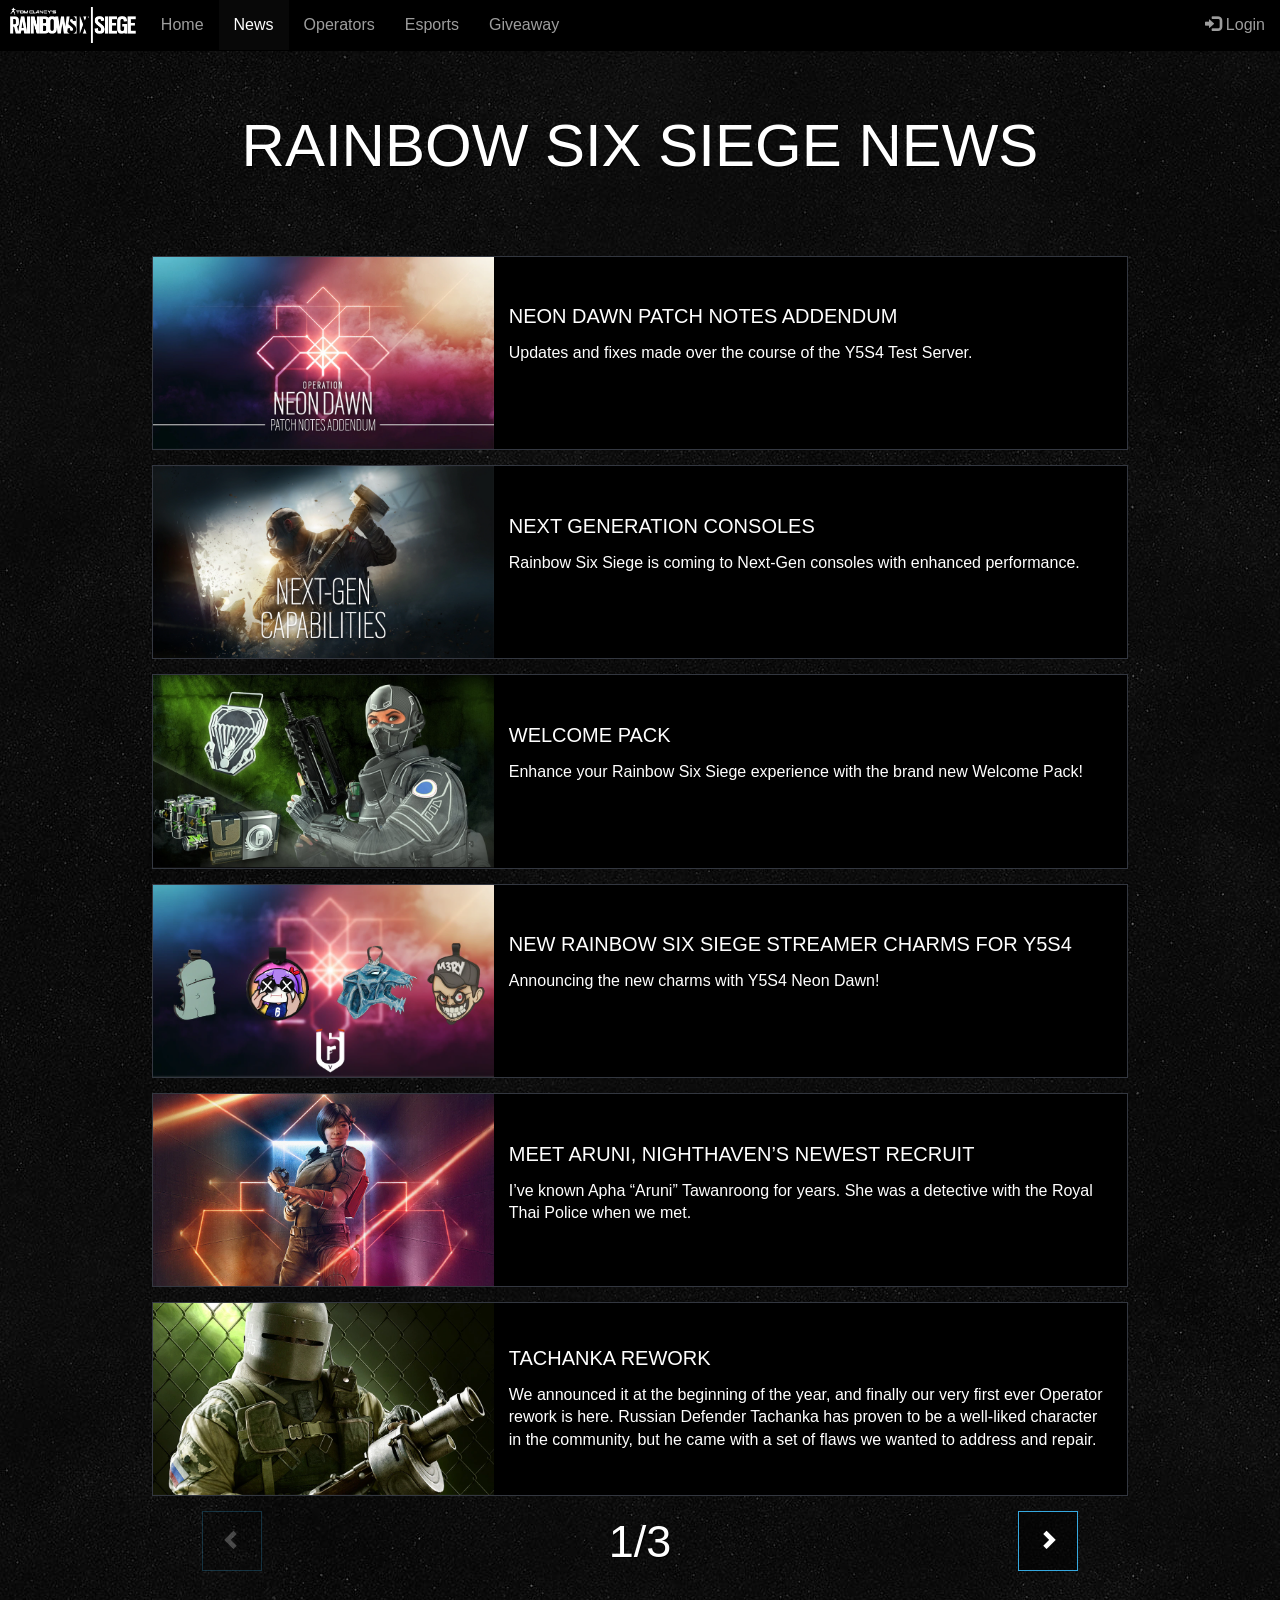
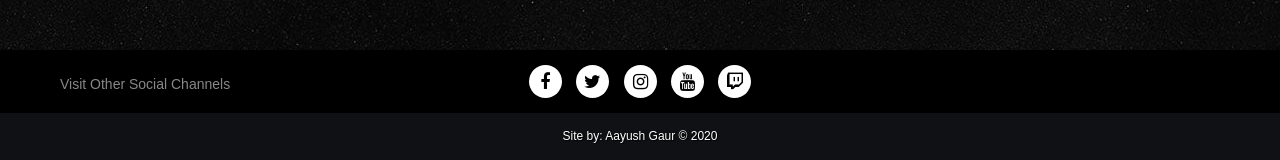
<file: news.html>
<!DOCTYPE html>
<html lang="en">
	<head>
		<title>Rainbow Six Siege</title>
		<meta charset="utf-8">
		<meta name="viewport" content="width=device-width, initial-scale=1">
		<link rel="stylesheet" href="https://maxcdn.bootstrapcdn.com/bootstrap/3.4.1/css/bootstrap.min.css">
		<link rel="stylesheet" href="https://cdnjs.cloudflare.com/ajax/libs/font-awesome/4.7.0/css/font-awesome.min.css">
		<link rel="stylesheet" type="text/css" href="Assets/CSS/site.css">
		<script src="https://ajax.googleapis.com/ajax/libs/jquery/3.5.1/jquery.min.js"></script>
		<script src="https://maxcdn.bootstrapcdn.com/bootstrap/3.4.1/js/bootstrap.min.js"></script>
		<script src="Assets/Scripts/site.js"></script>
	</head>
	
	<body>
		<header>
			<nav class="navbar navbar-inverse navbar-fixed-top">
				<div class="container-fluid">
					<div class="navbar-header">
						<button type="button" class="navbar-toggle" data-toggle="collapse" data-target="#myNavbar">
							<span class="icon-bar"></span>
							<span class="icon-bar"></span>
							<span class="icon-bar"></span>                        
						</button>
						<a class="navbar-brand" href="index.html"><img class="logo" src="Assets/Images/logo.png" alt="logo"/></a>
					</div>
					<div class="collapse navbar-collapse" id="myNavbar">
						<ul class="nav navbar-nav">
							<li><a href="index.html">Home</a></li>
							<li class="active"><a href="news.html">News</a></li>
							<li><a href="operators.html">Operators</a></li>
							<li><a href="esports.html">Esports</a></li>
							<li><a href="giveaway.html">Giveaway</a></li>
						</ul>
						<ul class="nav navbar-nav navbar-right">
							<li><a href="#"  onclick="maintenance()"><span class="glyphicon glyphicon-log-in"></span> Login</a></li>
						</ul>
					</div>
				</div>
			</nav>
		</header>

		<div class="r6s-home">
			<section>
				<div class="r6s-highlights-news-feed no-background">		
					<div class="container">    
						<div class="row">
							<div class="col-sm-12 r6s-news-feed">
								
								<div class="r6s-highlights-news-feed-title">
									<h1>Rainbow Six Siege News</h1>
								</div>
								
								<div class="news-updates">
								
									<div class="news-updates-wrapper">
										<ul id="page-1" class="news-wrapper-items">
										
											<li class="news-wrapper-items-item news-active-item first-wrapper-item highlight-giveaway">
												<div class="news-item-media news-items-media-shrink">
													<div>
														<img src="Assets/Images/neondawn.jpg" alt="Neon Dawn Picture"/>
													</div>
													
												</div>
												<div class="news-item-content news-border">
													<h3>Neon Dawn Patch Notes Addendum</h3>
													<p>
														Updates and fixes made over the course of the Y5S4 Test Server.
													</p>
												</div>
											</li>
											
											<li class="news-wrapper-items-item news-active-item highlight-giveaway">
												<div class="news-item-media news-items-media-shrink">
													<div>
														<img src="Assets/Images/nextgen.jpg" alt="Next Generation Consoles"/>
													</div>
													
												</div>
												<div class="news-item-content news-border">
													<h3>NEXT GENERATION CONSOLES</h3>
													<p>
														Rainbow Six Siege is coming to Next-Gen consoles with enhanced performance.
													</p>
												</div>
												
											</li>
											
											<li class="news-wrapper-items-item news-active-item highlight-giveaway">
												<div class="news-item-media news-items-media-shrink">
													<div>
														<img src="Assets/Images/welcome.jpg" alt="Welcome Pack"/>
													</div>
													
												</div>
												<div class="news-item-content news-border">
													<h3>Welcome Pack</h3>
													<p>
														Enhance your Rainbow Six Siege experience with the brand new Welcome Pack!
													</p>
												</div>
											</li>
											
											<li class="news-wrapper-items-item news-active-item highlight-giveaway">
												<div class="news-item-media news-items-media-shrink">
													<div>
														<img src="Assets/Images/Y5S4StreamerCharmsNEWSEASON.png" alt="Streamer Charms"/>
													</div>
													
												</div>
												<div class="news-item-content news-border">
													<h3>New Rainbow Six Siege Streamer Charms for Y5S4</h3>
													<p>
														Announcing the new charms with Y5S4 Neon Dawn!
													</p>
												</div>
											</li>
											
											<li class="news-wrapper-items-item news-active-item highlight-giveaway">
												<div class="news-item-media news-items-media-shrink">
													<div>
														<img src="Assets/Images/R6S_Y5S4_Aruni_Keyart.jpg" alt="Aruni Picture"/>
													</div>
													
												</div>
												<div class="news-item-content news-border">
													<h3>Meet Aruni, Nighthaven’s Newest Recruit</h3>
													<p>
														I’ve known Apha “Aruni” Tawanroong for years. She was a detective with the Royal Thai Police when we met.
													</p>
												</div>
											</li>
											
											<li class="news-wrapper-items-item news-active-item highlight-giveaway">
												<div class="news-item-media news-items-media-shrink">
													<div>
														<img src="Assets/Images/Patchanka.jpg" alt="Tachanka Rework"/>
													</div>
													
												</div>
												<div class="news-item-content news-border">
													<h3>Tachanka Rework</h3>
													<p>
														We announced it at the beginning of the year, and finally our very first ever Operator rework is here. Russian Defender Tachanka has proven to be a well-liked character in the community, but he came with a set of flaws we wanted to address and repair.
													</p>
												</div>
											</li>
											
										</ul>
											
										<ul id="page-2" class="news-wrapper-items hidden">
										
											<li class="news-wrapper-items-item news-active-item first-wrapper-item highlight-giveaway">
												<div class="news-item-media news-items-media-shrink">
													<div>
														<img src="Assets/Images/Golden-gun.jpg" alt="Golden Gun 2.0"/>
													</div>
													
												</div>
												<div class="news-item-content news-border">
													<h3>NEW ARCADE GAME MODE: GOLDEN GUN 2.0</h3>
													<p>
														Our first Arcade game mode, Golden Gun, is back! This Arcade is a playlist that will with small scale gameplay modifiers for a limited time, and each might come back in the future if the community likes it. 
													</p>
												</div>
											</li>
											
											<li class="news-wrapper-items-item news-active-item highlight-giveaway">
												<div class="news-item-media news-items-media-shrink">
													<div>
														<img src="Assets/Images/y5s3_1_pn.png" alt="3.1 Patch Notes"/>
													</div>
													
												</div>
												<div class="news-item-content news-border">
													<h3>Y5S3.1 Patch Notes</h3>
													<p>
														The Y5S3.1 update contains primarily a backlog of bug fixes from the TS that did not make it in time for the season update. The Y5S3.1 Patch will come to PC on the week of September 21st, and will go out to consoles soon after.
													</p>
												</div>
												
											</li>
											
											<li class="news-wrapper-items-item news-active-item highlight-giveaway">
												<div class="news-item-media news-items-media-shrink">
													<div>
														<img src="Assets/Images/r6s-keyart-zero.jpg" alt="Zero's Picture"/>
													</div>
													
												</div>
												<div class="news-item-content news-border">
													<h3>Sam Fisher joins Rainbow as Specialist Zero</h3>
													<p>
														“Harry, you would think it was hard for me to evaluate someone held in such high esteem. The figure of Sam Fisher has always been wrapped in mystery.”
													</p>
												</div>
											</li>
											
											<li class="news-wrapper-items-item news-active-item highlight-giveaway">
												<div class="news-item-media news-items-media-shrink">
													<div>
														<img src="Assets/Images/TWITCH_R6_ART_LANDSCAPE_V2_SMALL.png" alt="Twitch Extension"/>
													</div>
													
												</div>
												<div class="news-item-content news-border">
													<h3>PRESENTING THE NEW RAINBOW SIX: SIEGE – TWITCH OFFICIAL EXTENSION</h3>
													<p>
														Discover the Official Twitch Extension for Rainbow Six Siege - Available now
													</p>
												</div>
											</li>
											
											<li class="news-wrapper-items-item news-active-item highlight-giveaway">
												<div class="news-item-media news-items-media-shrink">
													<div>
														<img src="Assets/Images/R6S_Arcade_Keyart_Attrition.jpg" alt="Attrition Gamemode"/>
													</div>
													
												</div>
												<div class="news-item-content news-border">
													<h3>NEW ARCADE GAME MODE: ATTRITION</h3>
													<p>
														This new Arcade might test your limits, but in the end you’ll come out a stronger player. In this game mode, you’ll have to get familiar with many Operators in order to win.
													</p>
												</div>
											</li>
											
											<li class="news-wrapper-items-item news-active-item highlight-giveaway">
												<div class="news-item-media news-items-media-shrink">
													<div>
														<img src="Assets/Images/y5s2-blogpost-main.jpg" alt="Ace and Melusi"/>
													</div>
													
												</div>
												<div class="news-item-content news-border">
													<h3>Meet Ace and Melusi</h3>
													<p>
														“Harry, you asked me to consider our newest recruits. They’re interesting on paper, but it is in person we are introduced to their strengths. I can see where perhaps I can teach them something useful, yes?"
													</p>
												</div>
											</li>
											
										</ul>
										
										<ul id="page-3" class="news-wrapper-items hidden">	
										
											<li class="news-wrapper-items-item news-active-item first-wrapper-item highlight-giveaway">
												<div class="news-item-media news-items-media-shrink">
													<div>
														<img src="Assets/Images/Golden-gun.jpg" alt="Golden Gun"/>
													</div>
													
												</div>
												<div class="news-item-content news-border">
													<h3>NEW ARCADE GAME MODE: GOLDEN GUN</h3>
													<p>
														Oregon has gotten a tune-up, and now it’s time to turn up the heat. We’re introducing our very first Arcade game mode.
													</p>
												</div>
											</li>
											
											<li class="news-wrapper-items-item news-active-item highlight-giveaway">
												<div class="news-item-media news-items-media-shrink">
													<div>
														<img src="Assets/Images/cav_elite-min.png" alt="Cav Elite"/>
													</div>
													
												</div>
												<div class="news-item-content news-border">
													<h3>Caveira ‘MATA-LEÃO’ : Revelation</h3>
													<p>
														We all wear masks. The difference is, mine doesn’t come off with the grease paint.
													</p>
												</div>
												
											</li>
											
											<li class="news-wrapper-items-item news-active-item highlight-giveaway">
												<div class="news-item-media news-items-media-shrink">
													<div>
														<img src="Assets/Images/Y5S1-ops-blogpost.jpg" alt="Iana and Oryx"/>
													</div>
													
												</div>
												<div class="news-item-content news-border">
													<h3>Iana and Oryx – First Contact</h3>
													<p>
														"Six, I know, I know, but you’re going to have to get used to the title someday. Can’t have all of the power and none of the kowtowing."
													</p>
												</div>
											</li>
											
											<li class="news-wrapper-items-item news-active-item highlight-giveaway">
												<div class="news-item-media news-items-media-shrink">
													<div>
														<img src="Assets/Images/nighthaven-collection_359566.jpg" alt="Nighthaven Collection"/>
													</div>
													
												</div>
												<div class="news-item-content news-border">
													<h3>NIGHTHAVEN R&D COLLECTION</h3>
													<p>
														Kali and Wamai have come ashore, and with them they bring the expertise and the gear that only a leading Private Military Company like NIGHTHAVEN has access to.
													</p>
												</div>
											</li>
											
											<li class="news-wrapper-items-item news-active-item highlight-giveaway">
												<div class="news-item-media news-items-media-shrink">
													<div>
														<img src="Assets/Images/ela_elite-min_357739.png" alt="Ela Elite"/>
													</div>
													
												</div>
												<div class="news-item-content news-border">
													<h3>Ela 'Huk Sztuki': Identity</h3>
													<p>
														What does identity mean to you?
													</p>
												</div>
											</li>
											
											<li class="news-wrapper-items-item news-active-item highlight-giveaway">
												<div class="news-item-media news-items-media-shrink">
													<div>
														<img src="Assets/Images/minibattlepass_356671.jpg" alt="Battle Pass"/>
													</div>
													
												</div>
												<div class="news-item-content news-border">
													<h3>MINI BATTLE PASS: CALL ME HARRY</h3>
													<p>
														Phase 1 of the Rainbow Six Siege Battle Pass is coming during Operation Ember Rise, from October 15th to October 21st inclusively.
													</p>
												</div>
											</li>										
										
										</ul>
									</div>
									
									<div class="news-updates-controls news-page-controls">
										<button onclick="newsPrevPage()" id="news-prev" class="button button-style1 news-prev controls-disabled"><span class="glyphicon glyphicon-chevron-left"></span></button>
										<div class="current-page">
											<h2 id="news-page-count">1/3</h2>
										</div>
										<button onclick="newsNextPage()" id="news-next" class="button button-style1 news-next"><span class="glyphicon glyphicon-chevron-right"></span></button>
									</div>
								
								</div>
								
							</div>
						</div>
					</div>
				</div>
			</section>
		</div>

		<div class="r6s-social">
			<div class="social-content">
				<div>
					<h2>Visit Other Social Channels</h2>
				</div>
				<div class="social-content-buttons">
					<a href="https://www.facebook.com/Rainbow6" target="_blank" class="fa fa-facebook"></a>
					<a href="https://twitter.com/Rainbow6Game" target="_blank" class="fa fa-twitter"></a>
					<a href="https://www.instagram.com/rainbow6game_us/" target="_blank" class="fa fa-instagram"></a>
					<a href="https://www.youtube.com/channel/UCV999yg8wgRzniuejsYmnmg" target="_blank" class="fa fa-youtube"></a>
					<a href="https://www.twitch.tv/bladegamingr6" target="_blank" class="fa fa-twitch"></a>
				</div>
			</div>
		</div>
		

		<footer class="container-fluid text-center">
			<p>Site by: Aayush Gaur &copy; 2020</p>
		</footer>

	</body>
</html>
</file>
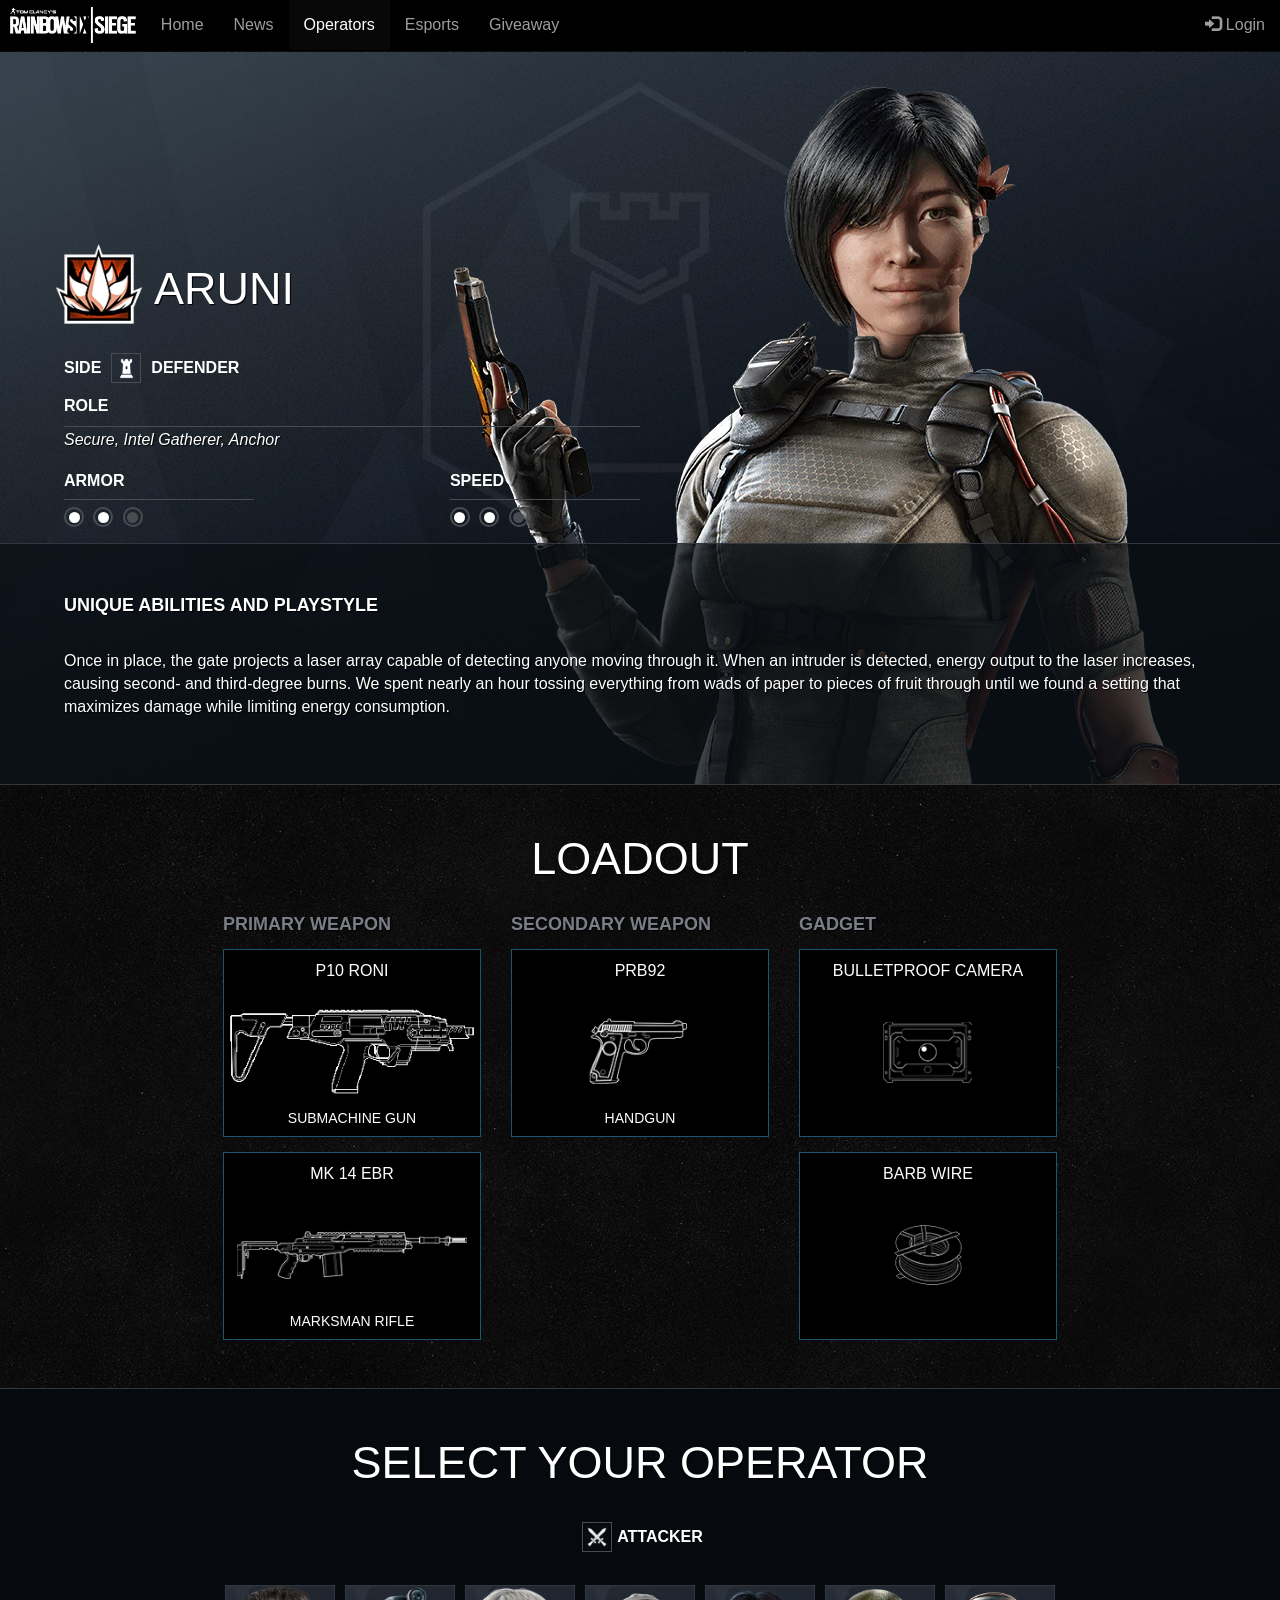
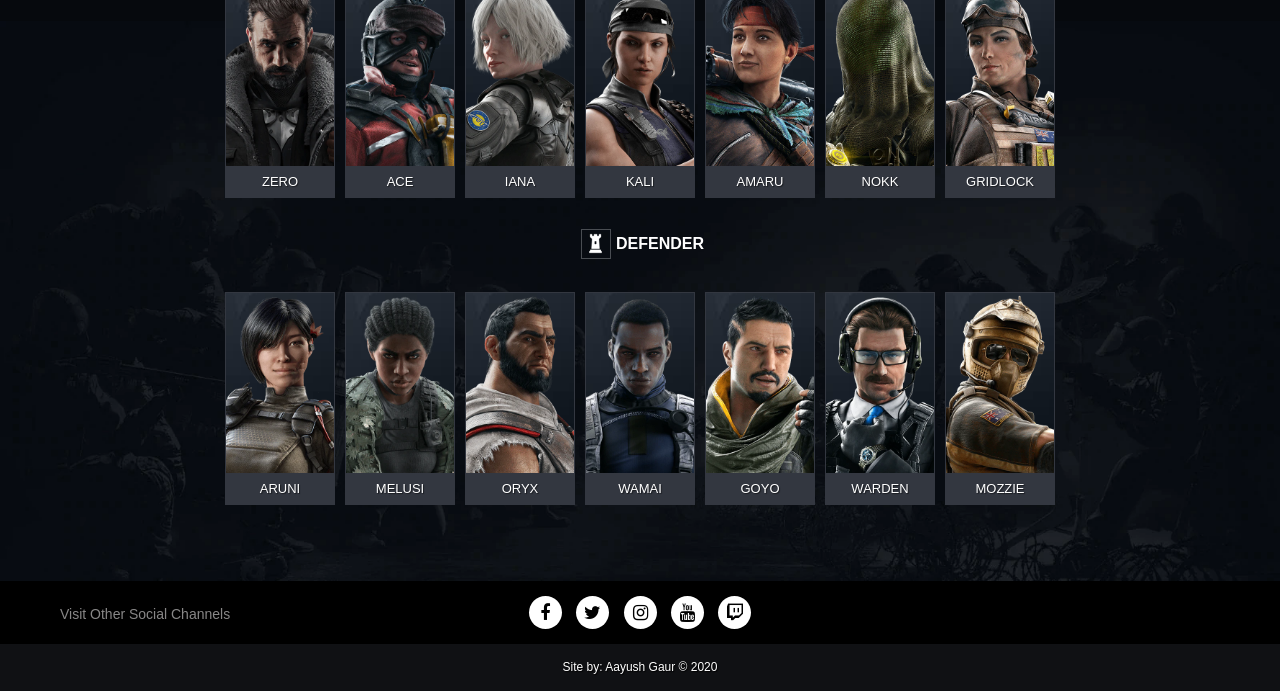
<file: operators.html>
<!DOCTYPE html>
<html lang="en">
	<head>
		<title>Rainbow Six Siege</title>
		<meta charset="utf-8">
		<meta name="viewport" content="width=device-width, initial-scale=1">
		<link rel="stylesheet" href="https://maxcdn.bootstrapcdn.com/bootstrap/3.4.1/css/bootstrap.min.css">
		<link rel="stylesheet" href="https://cdnjs.cloudflare.com/ajax/libs/font-awesome/4.7.0/css/font-awesome.min.css">
		<link rel="stylesheet" type="text/css" href="Assets/CSS/site.css">
		<script src="https://ajax.googleapis.com/ajax/libs/jquery/3.5.1/jquery.min.js"></script>
		<script src="https://maxcdn.bootstrapcdn.com/bootstrap/3.4.1/js/bootstrap.min.js"></script>
		<script src="Assets/Scripts/site.js"></script>
	</head>
	
	<body>
		<header>
			<nav class="navbar navbar-inverse navbar-fixed-top">
				<div class="container-fluid">
					<div class="navbar-header">
						<button type="button" class="navbar-toggle" data-toggle="collapse" data-target="#myNavbar">
							<span class="icon-bar"></span>
							<span class="icon-bar"></span>
							<span class="icon-bar"></span>                        
						</button>
						<a class="navbar-brand" href="index.html"><img class="logo" src="Assets/Images/logo.png" alt="logo"/></a>
					</div>
					<div class="collapse navbar-collapse" id="myNavbar">
						<ul class="nav navbar-nav">
							<li><a href="index.html">Home</a></li>
							<li><a href="news.html">News</a></li>
							<li class="active"><a href="operators.html">Operators</a></li>
							<li><a href="esports.html">Esports</a></li>
							<li><a href="giveaway.html">Giveaway</a></li>
						</ul>
						<ul class="nav navbar-nav navbar-right">
							<li><a href="#"  onclick="maintenance()"><span class="glyphicon glyphicon-log-in"></span> Login</a></li>
						</ul>
					</div>
				</div>
			</nav>
		</header>

		<div class="r6s-home">
		
			<div class="r6s-op-details">
				<div id="operator-side-background" class="operator-defender">
				
					<div id="op-pic" class="operator-header">
						
						<section>
							<div class="operator-header-icons-names">
								<img id="operator-icon-image" src="Assets/Images/r6s-operators-badge-aruni.png" alt="Operator Icon" />
								<h2 id="operator-icon-name">Aruni</h2>
							</div>
							
							<div class="operator-header-information">
							
								<div class="operator-header-side">
									<div class="operator-header-side-title">
										<h4>Side</h4>
									</div>
									<div id="side-image" class="operator-header-side-detail defender">
										<div></div>
										<h4 id="side-text">Defender</h4>
									</div>
								</div>
								
								<div class="operator-header-roles">
									<div class="operator-header-roles-title">
										<h4>Role</h4>
									</div>
									<p id="role">Secure, Intel Gatherer, Anchor</p>
								</div>
								
								<div class="operator-header-stats">
									<div class="operator-header-stat">
										<div class="operator-header-stat-title">
											<h4>Armor</h4>
										</div>
										<div class="stat-rates">
											<div>
												<div class="circle2"><div class="circle"></div></div>
											</div>
											<div>
												<div class="circle2"><div id="armor-second" class="circle"></div></div>
											</div>
											<div>
												<div class="circle2"><div id="armor-third" class="circle-disabled"></div></div>
											</div>
										</div>
									</div>
									<div class="operator-header-stat">
										<div class="operator-header-stat-title">
											<h4>Speed</h4>
										</div>
										<div class="stat-rates">
											<div>
												<div class="circle2"><div class="circle"></div></div>
											</div>
											<div>
												<div class="circle2"><div id="speed-second" class="circle"></div></div>
											</div>
											<div>
												<div class="circle2"><div id="speed-third" class="circle-disabled"></div></div>
											</div>
										</div>
									</div>
								</div>
								
							</div>
						</section>
					
						<section>
							<div class="operator-abilities">
								<div class="abilities-wrapper">
									<div class="abilities-wrapper-content">
										<h3>UNIQUE ABILITIES AND PLAYSTYLE</h3>
										<p id="abilities-description">Once in place, the gate projects a laser array capable of detecting anyone moving through it. When an intruder is detected, energy output to the laser increases, causing second- and third-degree burns. We spent nearly an hour tossing everything from wads of paper to pieces of fruit through until we found a setting that maximizes damage while limiting energy consumption.</p>
									</div>
								</div>
							</div>
						</section>
					
					</div>
					
					
					<section>
						<div class="operator-loadout">
						
							<h2 class="operator-loadout-title">Loadout</h2>
							
							<div class="operator-loadout-category">
							
								<h3 class="operator-loadout-category-title">Primary Weapon</h3>
								
								<div class="operator-loadout-category-items">
								
								
									<div class="operator-loadout-weapon">	
									
										<p id="first-primary-title">P10 RONI</p>									
										<div class="media">
											<img id="first-primary-image" src="Assets/Images/r6-operator-weapon-smg-p10roni.png" alt="P10 Roni"/>
										</div>									
										<p id="first-primary-bottom" class="bottom-loadout-weapon-text">Submachine gun</p>	
										
									</div>
									
									
									<div class="operator-loadout-weapon">
									
										<p id="second-primary-title">Mk 14 EBR</p>									
										<div class="media">
											<img id="second-primary-image" src="Assets/Images/Mk_14_EBR.png" alt="Mk 14 EBR"/>
										</div>									
										<p id="second-primary-bottom" class="bottom-loadout-weapon-text">Marksman Rifle</p>	
										
									</div>
									
									
								</div>
								
							</div>
							
							<div class="operator-loadout-category">
							
								<h3 class="operator-loadout-category-title">Secondary Weapon</h3>
								
								<div class="operator-loadout-category-items">
								
								
									<div class="operator-loadout-weapon">	
									
										<p id="secondary-title">PRB92</p>									
										<div class="media">
											<img id="secondary-image" src="Assets/Images/PRB92.png" alt="PRB92"/>
										</div>									
										<p id="secondary-bottom" class="bottom-loadout-weapon-text">Handgun</p>	
										
									</div>
									
									
								</div>
								
							</div>
							
							<div class="operator-loadout-category">
							
								<h3 class="operator-loadout-category-title">Gadget</h3>
								
								<div class="operator-loadout-category-items">
								
								
									<div class="operator-loadout-weapon">	
									
										<p id="first-gadget-title">Bulletproof Camera</p>									
										<div class="media">
											<img id="first-gadget-image" src="Assets/Images/Bulletproof_camera.png" alt="Bulletproof Camera"/>
										</div>									
										<p id="first-gadget-bottom" class="bottom-loadout-weapon-text"></p>	
										
									</div>
									
									
									<div class="operator-loadout-weapon">
									
										<p id="second-gadget-title">Barb Wire</p>									
										<div class="media">
											<img id="second-gadget-image" src="Assets/Images/Barbed_wire.png" alt="Barbed Wire"/>
										</div>									
										<p id="second-gadget-bottom" class="bottom-loadout-weapon-text"></p>	
										
									</div>
									
									
								</div>
								
							</div>
							
						</div>
					</section>
					
					
				</div>
			</div>
			
		
			<section>
				<div class="r6s-op-browser">
				
					<div class="operator-browser-title">
						<h2>Select your Operator</h2>
					</div>
					
					<div class="operators-browser">
					
						<section>
							<div class="operator-nav-title attacker">
								<div></div>
								<h4>Attacker</h4>
							</div>
							
							<div class="operator-list-nav">
								
								<div id="Zero">
									<button onclick="attacker(0);" class="button-style2">
										<img class="operator-card-img" src="Assets/Images/r6s-operator-list-zero.png" alt="Zero" />
										<span>Zero</span>
									</button>
								</div>
								<div id="Ace">
									<button onclick="attacker(1);" class="button-style2">
										<img class="operator-card-img" src="Assets/Images/r6s-operator-list-ace.png" alt="Ace" />
										<span>Ace</span>
									</button>
								</div>
								<div id="Iana">
									<button onclick="attacker(2);" class="button-style2">
										<img class="operator-card-img" src="Assets/Images/r6s-operator-list-iana.png" alt="Iana" />
										<span>Iana</span>
									</button>
								</div>
								<div id="Kali">
									<button onclick="attacker(3);" class="button-style2">
										<img class="operator-card-img" src="Assets/Images/r6-operators-list-kali_358317.png" alt="Kali" />
										<span>Kali</span>
									</button>
								</div>
								<div id="Amaru">
									<button onclick="attacker(4);" class="button-style2">
										<img class="operator-card-img" src="Assets/Images/r6-operators-list-amaru.png" alt="Amaru" />
										<span>Amaru</span>
									</button>
								</div>
								<div id="Nokk">
									<button onclick="attacker(5);" class="button-style2">
										<img class="operator-card-img" src="Assets/Images/r6-operators-list-nokk.png" alt="Nokk" />
										<span>Nokk</span>
									</button>
								</div>
								<div id="Gridlock">
									<button onclick="attacker(6);" class="button-style2">
										<img class="operator-card-img" src="Assets/Images/r6-operators-list-gridlock.png" alt="Gridlock" />
										<span>Gridlock</span>
									</button>
								</div>
								
							</div>
						</section>
					
						
						<section>
							<div class="operator-nav-title defender">
								<div></div>
								<h4>Defender</h4>
							</div>
							
							<div class="operator-list-nav">
								
								<div id="Aruni">
									<button onclick="defender(0);" class="button-style2">
										<img class="operator-card-img" src="Assets/Images/r6s-operators-list-aruni.png" alt="Aruni" />
										<span>Aruni</span>
									</button>
								</div>
								<div id="Melusi">
									<button onclick="defender(1);" class="button-style2">
										<img class="operator-card-img" src="Assets/Images/r6s-operator-list-melusi.png" alt="Melusi" />
										<span>Melusi</span>
									</button>
								</div>
								<div id="Oryx">
									<button onclick="defender(2);" class="button-style2">
										<img class="operator-card-img" src="Assets/Images/r6s-operator-list-oryx.png" alt="Oryx" />
										<span>Oryx</span>
									</button>
								</div>
								<div id="Wamai">
									<button onclick="defender(3);" class="button-style2">
										<img class="operator-card-img" src="Assets/Images/r6-operators-list-wamai_358318.png" alt="Wamai" />
										<span>Wamai</span>
									</button>
								</div>
								<div id="Goyo">
									<button onclick="defender(4);" class="button-style2">
										<img class="operator-card-img" src="Assets/Images/r6-operators-list-goyo.png" alt="Goyo" />
										<span>Goyo</span>
									</button>
								</div>
								<div id="Warden">
									<button onclick="defender(5);" class="button-style2">
										<img class="operator-card-img" src="Assets/Images/r6-operators-list-warden.png" alt="Warden" />
										<span>Warden</span>
									</button>
								</div>
								<div id="Mozzie">
									<button onclick="defender(6);" class="button-style2">
										<img class="operator-card-img" src="Assets/Images/r6-operators-list-mozzie_343537.png" alt="Mozzie" />
										<span>Mozzie</span>
									</button>
								</div>
								
							</div>
						</section>
							
					</div>
					
				</div>
			</section>
		
		</div>

		<div class="r6s-social">
			<div class="social-content">
				<div>
					<h2>Visit Other Social Channels</h2>
				</div>
				<div class="social-content-buttons">
					<a href="https://www.facebook.com/Rainbow6" target="_blank" class="fa fa-facebook"></a>
					<a href="https://twitter.com/Rainbow6Game" target="_blank" class="fa fa-twitter"></a>
					<a href="https://www.instagram.com/rainbow6game_us/" target="_blank" class="fa fa-instagram"></a>
					<a href="https://www.youtube.com/channel/UCV999yg8wgRzniuejsYmnmg" target="_blank" class="fa fa-youtube"></a>
					<a href="https://www.twitch.tv/bladegamingr6" target="_blank" class="fa fa-twitch"></a>
				</div>
			</div>
		</div>
		

		<footer class="container-fluid text-center">
			<p>Site by: Aayush Gaur &copy; 2020</p>
		</footer>

	</body>
</html>
</file>
<file: Assets/CSS/site.css>
/* ------------------------------- For Universal Tags ------------------------------- */


body {
    font-family: Arial,sans-serif;
    font-size: 16px;
	font-weight: 400;
    line-height: 1.42857143;
    color: white;
    padding: 52.4px 0 0;
	background-image: url("../Images/r6s-bg-black.jpg");
	background-color: #000;
}

@media only screen and (max-width: 640px) {
	body {
		font-size: 14px;
		line-height: 25px;
	}
}

div {
    display: block;
}


h1, h2, h3, h5, h6 {
	font-family: Tahoma, Verdana, sans-serif;
	font-weight: 400;
	text-transform: uppercase;
    text-shadow: 1px 1px 1px #000;
	margin: 0;
}

h4 {
	font-family: sans-serif;
	font-weight: 700;
	font-size: 16px;
}

p {
    display: block;
	margin: 15px 0;
    text-shadow: 1px 1px 1px #000;
}


/* ----------------------- End of CSS rules for Universal Tags ----------------------- */




/* --------------------------------- Navigation Bar ---------------------------------- */


/* Remove the navbar's default margin-bottom and rounded borders */ 
.navbar {
    margin-bottom: 0;
    border-radius: 0;
}

.navbar-inverse {
    background-color: black;
    border-color: black;
}

.navbar-brand {
	height: 50px;
	padding: 7px 10px;
}

.logo {
	height: 100%;
}


/* ------------------------------ End of Navigation Bar ------------------------------ */




/* ------------------------------------- Buttons ------------------------------------- */

.button {
	border: none;
	color: white;
	padding: 12px 25px 13px;
	text-align: center;
	text-decoration: none;
	display: inline-block;
	font-size: 17px;
	transition-duration: 0.3s;
	cursor: pointer;
	font-family: Arial;
	
}

.button-style1 {
	background-color: rgba(0,0,0,.5);
	color: white; 
	border: 1px solid #36a9e0;
	font-size: 20px;
	text-transform: uppercase;
}

@media only screen and (max-width: 480px) {
	.button-style1{
		font-size: 16px;
	}
}

.button-style1:hover {
	background-color: #36a9e0;
	color: black;
	text-decoration: none;
}

.button-style2 {
	position: relative;
    display: flex;
    flex-direction: column;
    background: #0d0d0d url(../Images/card-bg.jpg) 50% 50% no-repeat;
    border: 1px solid #333740;
    overflow: hidden;
    transition: all .3s ease;
	padding: 0;
}

.button-style2 span {
	position: relative;
    left: 0;
    bottom: 0;
    margin: 0 auto;
	color: #fff;
    background-color: #333740;
	text-transform: uppercase;
	text-shadow: 1px 1px 1px rgba(0,0,0,.5);
    transition: background-color .3s ease;
	padding: 3px;
    font-family: sans-serif;
    font-weight: 400;
    font-size: 13px;
    line-height: 25px;
	width: 100%;
}

@media only screen and (max-width: 480px) {
	.button-style2 p {
		line-height: 30px;
	}
}

.button-style2:hover {
	background-color: #36a9e0;
	text-decoration: none;
	border: 1px solid #36a9e0;
	box-shadow: 0 0 15px #36a9e0;
}

.button-style2:hover p {
	background-color: #36a9e0;
	text-decoration: none;
}

/* --------------------------------- End of Buttons --------------------------------- */




/* ------------------------------------- Socials ------------------------------------- */

.r6s-social {
    background: #000;
    position: relative;
    z-index: 800;
}

.social-content {
    display: flex;
    justify-content: center;
    padding: 10px 0;
}

.social-content h2 {
	color: #888787;
    display: none;
    padding: 10px 0 10px;
    text-transform: none;
    font-family: sans-serif;
    font-weight: 400;
	font-size: 14px;
    line-height: 16px;
}

.social-content-buttons {
    margin: 0 6px;
    border: none;
    background: none;
    display: inline-block;
    padding: 0;
}

.social-content-buttons img {
	width: 31px;
    height: 31px;
}

@media only screen and (min-width: 1024px) {
	.social-content {
		
		padding: 5px 0;
	}
	
	.social-content h2 {
		display: block;
		left: 60px;
		position: absolute;
		top: 25%;
	}
	
	.social-content-buttons {
		margin: 0;
		padding: 5px 11px;
		border: none;
		background: none;
		display: inline-block;
	}
}

.fa {
  padding: 8px;
  font-size: 18px;
  width: 33px;
  height: 33px;
  text-align: center;
  text-decoration: none;
  margin: 5px 5px;
  border-radius: 50%;
  background: white;
  color: #000;
}

.fa:hover {
    opacity: 0.7;
	text-decoration: none;
}

/* --------------------------------- End of Socials ---------------------------------- */




/* ------------------------------------- Footer ------------------------------------- */
    
	
/* Add a gray background color and some padding to the footer */
footer {
    background-color: #101114;
}

footer p {
	font-size: 12px;
}


/* ---------------------------------- End of Footer ---------------------------------- */




/* -------------------------------- Page 1: Home Page -------------------------------- */

.r6s-home h1 {
	font-size: 60px;
	text-align:center;
	text-transform: uppercase;
    text-shadow: 1px 1px 1px #000;
	line-height: 30px;
	padding: 0 0 65px;
}

@media only screen and (max-width: 1024px) {
	.r6s-home h1 {
		font-size: 50px;
		line-height: 30px;
	}
}

@media only screen and (max-width: 768px) {
	.r6s-home h1 {
		font-size: 40px;
		line-height: 40px;
		padding-top: 30px;
		padding-bottom: 55px;
	}
}

@media only screen and (max-width: 600px) {
	.r6s-home h1 {
		font-size: 30px;
		line-height: 40px;
		padding-top: 10px;
		padding-bottom: 10px;
	}
}

.r6s-home h2 {
	font-size: 45px;
    line-height: 50px;
	text-align:center;
	text-transform: uppercase;
    text-shadow: 1px 1px 1px #000;
}

@media only screen and (max-width: 480px) {
	.r6s-home h2 {
		font-size: 30px;
		line-height: 30px;
	}
}


/* --------------- Upper Section - Video --------------- */

.r6s-vid {
    position: relative;
    display: flex;
    flex-direction: row;
    justify-content: flex-end;
    align-items: center;
    height: 36vw;
    overflow: hidden;
}

@media only screen and (max-width: 1024px) {
	.r6s-vid {
		flex-direction: column;
		height: auto;
	}
}

.r6s-promo {
    width: 100%;
    height: inherit;
    position: absolute;
}

@media only screen and (max-width: 1024px) {
	.r6s-promo {
		position: static;
		border-bottom: 1px solid #333740;
	}
}

.promo-row {
    height: inherit;
}

.vid-wrapper {
	position: relative;
    height: 36vw;
    overflow: hidden;
    display: flex;
    flex-direction: row;
    justify-content: start;
    align-items: center;
    background: none
}

@media only screen and (max-width: 1024px) {
	.vid-wrapper {
		position: relative;
		height: auto;
		overflow: hidden;
		display: flex;
		flex-direction: column;
		justify-content: start;
		align-items: center;
		background: none!important;
		box-shadow: none;
	}
}

/* --------------- Video --------------- */

.vid-container {
	position: absolute;
    z-index: -1;
    left: 0;
    top: 50%;
    width: 100%;
	transform: translateY(-50%);
}

@media only screen and (max-width: 1024px) {
	.vid-container {
		position: static;
		transform: translateY(0);
		background-color: #000;
	}
}

.vid-container video {
    max-width: 100%;
    min-width: 100%;
    height: auto;
    min-height: 100%;
    object-fit: cover;
}

/* ----------- End of Video ------------ */


/* ------------ Box Content ------------ */

.media-content {
	margin: 5%;
    padding: 30px;
    width: 50%;
    max-width: 405px;
    color: #fff;
    background-color: rgba(0,0,0,.6);
}

@media only screen and (max-width: 1024px) {
	.media-content {
		margin: 0;
		width: 100%;
		max-width: 100%;
		background-color: #000;
	}
}

.media-content p {
	text-align: left;
}

/* -------- End of Box Content --------- */

/* ----------- End of Upper Section - Video ------------- */


/* ------------ Middle Section - Highlights ------------- */

.container {
	width: 90%;
}

.r6s-highlights-news-feed {
    display: flex;
    justify-content: center;
    padding: 3.785% 0;
    background-image: url("../Images/r6s-news-bg.jpg");
	background-color: #000;
    background-size: cover;
    overflow: hidden;
}

@media only screen and (max-width: 1024px) {
	.r6s-highlights-feed {
		width: 100%;
		margin: 0 auto;
		padding: 30px;
		float: none;
	}
}

/* Titles of each column */
.r6s-highlights-news-feed-title {
	font-family: Tahoma;
	margin-bottom: 30px;
    text-align: center;
}

/* ------- Highlighted Container ------- */

.highlight-giveaway {
	display: flex;
    flex-direction: column;
    justify-content: space-between;
    align-items: center;
    background: #000;
    border: 1px solid #333740;
    transition: border-color .5s ease;
}

.highlight-giveaway:hover {
	border: 1px solid white;
}

/* --- End of Highlighted Container ---- */


/* ---------- Highlight Image ---------- */

.highlight-giveaway-media {
    width: 100%;
}

.highlight-giveaway-media img {
    max-width: 100%;
}

/* ------ End of Highlight Image ------- */


/* --------- Highlight Content --------- */

.highlight-giveaway-content {
	padding: 30px;
    width: 100%;
}

.highlight-giveaway-content h3 {
    line-height: 25px;
	text-align: left;
	font-size: 20px;
}

.highlight-giveaway p {
	text-align: left;
}

.highlight-giveaway-content button {
	margin-top: 20px;
}

/* ----- End of Highlight Content ------ */


/* ---------- News Container ----------- */

.news-updates {
	text-align: center;
	position: relative;
}

.news-updates-wrapper {
	text-align: left;
	margin: 0;
    padding: 0;
    overflow: hidden;
    position: relative;
    width: 100%;
    z-index: 1;
}

@media only screen and (max-width: 768px) {
	.news-updates-wrapper {
		margin-bottom: 0;
		padding: 0 0 12px;
	}
}

.news-wrapper-items {
	flex-direction: column;
	display: flex;
    list-style-type: none;
    height: auto;
    margin: 0;
    padding: 0;
    position: relative;
}


/* ------- End of News Container ------- */


/* ---------- Each News Item ----------- */

.news-wrapper-items-item {
	
	flex-direction: row;
    padding: 0;
	margin-bottom: 15px;
	display: flex;
	flex-grow: 1;
	justify-content: space-between;
	align-items: center;
	background: black;
}



@media only screen and (max-width: 768px) {
	.news-wrapper-items-item {
		flex-direction: column;
		margin-top: 0;
		display: none;
	}
	
	
	
	.news-active-item {
		display: flex;
	}
}

/* ------- End of Each News Item ------- */


/* ------------ Item Image ------------- */

.news-item-media {
	width: 50%;
    padding: 28.125% 0 0;
    background-color: #0d0d0d;
	position: relative;
    display: inline-flex;
	height: 0;
	overflow: hidden;
}

@media only screen and (max-width: 768px) {
	.news-item-media {
		padding: 56.25% 0 0;
		width: 100%;
	}
}

.news-item-media>div {
    position: absolute;
    left: 0;
    top: 0;
    display: block;
    width: 100%;
}

.news-item-media img {
	display: block;
    width: 100%;
    max-width: 100%;
}

/* --------- End of Item Image --------- */


/* ----------- Item Content ------------ */

.news-item-content {
	width: 50%;
    padding: 15px;
    min-height: 125px;
	position: relative;
    display: flex;
    flex-direction: column;
    flex-grow: 1;
	height: 100%;
	box-sizing: border-box;
}

@media only screen and (max-width: 768px) {
	.news-border {
		border-left: 0;
		border-top: 1px solid #333740;
	}
}

.news-item-content p {
	margin: 0;
}

.news-item-content h3 {
	font-size: 20px;
	margin: 0 0 15px;
}

@media only screen and (max-width: 768px) {
	.news-item-content {
		width: 100%;
		min-height: 60px;
	}
	
	.news-item-content p {
		margin-bottom: 10px;
	}
	
	.news-item-content h3 {
		margin-top: 10px;
	}
}





/* -------- End of Item Content -------- */


/* ----------- News Buttons ------------ */

.news-button {
	margin: 15px;
}

.news-updates-controls {
	display: none;
	left: 0;
    position: relative;
    transform: translateY(0);
    z-index: 1;
    height: 60px;
	top: 0;
	bottom: 0;
}

.news-prev {
	position: absolute;
	left: 0;
	height: 3em;
	width: 3em;
	padding: 0;
}

.news-next {
	position: absolute;
	right: 0;
	height: 3em;
	width: 3em;
	padding: 0;
}

@media only screen and (max-width: 768px) {
	.news-updates-controls {
		display: block;
	}
}

@media only screen and (max-width: 640px) {
	.news-updates-controls {
		display: none;
	}
}

@media only screen and (max-width: 1024px) {
	
	.news-button button {
		width: 100%;
	}
}

/* -------- End of News Buttons -------- */

/* -------- End of Middle Section - Highlights --------- */


/* ------------ Bottom Section - Operators ------------- */

.r6s-operators-homepage {
    background-image: url("../Images/r6-siege-home-operators-bg.jpg");
	background-color: #000;
    background-size: cover;
    overflow: hidden;
    text-align: center;
	width: 100%;
    height: 50vw;
    max-height: 860px;
}

.promo-new-operators {
    position: relative;
    padding: 3.785% 0;
    height: 100%;
}

/* -------------- Image ---------------- */

.promo-new-operators-media {
    position: absolute;
    z-index: 1;
    left: 12.5%;
    bottom: 0;
    width: 75%;
}

.promo-new-operators-media img {
	max-width: 70%;
    height: auto;
}

/* ----------- End of Image ------------ */


/* -------------- Content -------------- */

.promo-new-operators-content {
    display: flex;
    flex-wrap: wrap;
    justify-content: space-around;
    position: relative;
    z-index: 2;
    width: 75%;
    height: 100%;
    margin: 20px auto 0;
}

@media only screen and (max-width: 640px) {
	.promo-new-operators-content {
		margin: 10px auto 0;
	}
}

.promo-new-operators-content h2 {
	margin-bottom: auto;
    width: 100%;
    text-align: center;
}

@media only screen and (max-width: 768px) {
	.promo-new-operators-content h2 {
		font-size: 30px;
	}
}

@media only screen and (max-width: 640px) {
	.promo-new-operators-content h2 {
		font-size: 25px;
	}
}

@media only screen and (max-width: 480px) {
	.promo-new-operators-content h2 {
		font-size: 20px;
	}
}

@media only screen and (max-width: 345px) {
	.promo-new-operators-content h2 {
		font-size: 16px;
	}
}

.promo-new-operators-content a {
	margin: auto 0 0;
}

@media only screen and (max-width: 640px) {
	.promo-new-operators-content a {
		margin: auto 0 0;
		margin-bottom: 5px;
		font-size: 16px;
		padding: 10px;
	}
	
}

@media only screen and (max-width: 480px) {
	.promo-new-operators-content a {
		margin: auto 0 0;
		margin-bottom: 3px;
		font-size: 10px;
		padding: 5px;
	}
	
}

/* ---------- End of Content ----------- */

/* -------- End of Bottom Section - Operators ---------- */


/* ---------------------------- End of Page 1: Home Page ----------------------------- */




/* -------------------------------- Page 2: News Page -------------------------------- */

.no-background {
	background-image: none;
	background-color: transparent;
}

@media only screen and (min-width: 769px) {
	.r6s-news-feed {
		width: 100%;
		margin: 0 auto;
		padding: 30px;
		float: none;
	}
	
	.news-items-media-shrink {
		width: 35%;
		padding: 19.725% 0 0;
	}
}

@media only screen and (min-width: 1025px){
	.r6s-news-feed {
		width: 90%;
		margin: 0 auto;
		padding: 30px;
		float: none;
	}
}

.controls-disabled {
    opacity: .25;
    pointer-events: none;
}


.news-page-controls {
	display: block;
	margin: 0 50px;
}


.hidden {
	display: none;
}

.current-page {
	text-align: center;
	display: inline-table;
	height: 60px;
	width: 60px;
	padding: 5.2px;
	
}

@media only screen and (max-width: 480px) {
	.current-page {
		padding: 9.2px;
	}
}

@media only screen and (max-width: 350px) {
	.current-page h2{
		font-size: 25px;
	}
}

.current-page h2 {
	font-family: sans-serif;
}

/* ---------------------------- End of Page 2: News Page ----------------------------- */




/* ----------------------------- Page 3: Operators Page ------------------------------ */


/* --------------- Main Section 1 : Operator Details --------------- */

.r6s-op-details {
    background: url("../Images/r6s-bg-generic.jpg") 50% 0 no-repeat;
    background-size: 100%;
	border-bottom: 1px solid #333740;
}

@media only screen and (max-width: 1248px) {
	.r6s-op-details {
		background-size: auto;
	}
}


.operator-defender {
    background: url("../Images/defender.png") 50% 30px no-repeat;
    background-size: 34%;
}

.operator-attacker {
    background: url("../Images/attacker.png") 50% 30px no-repeat;
    background-size: 34%;
}

@media only screen and (max-width: 768px) {
	.operator {
		background-size: 80%;
	}
}


/* ---------- Operator Header ---------- */

#op-pic {
	background-image: url("../Images/r6s-operator-aruni.png");
	background-repeat: no-repeat;
}

.operator-header {
    position: relative;
    padding: 11% 0 0;
    background-position: 90% 100%;
    border-bottom: 1px solid #333740;
}

@media only screen and (max-width: 1440px) {
	.operator-header {
		padding: 15% 0 0;
	}
}

@media only screen and (max-width: 1248px) {
	.operator-header {
		padding: 15% 0 0;
		background-position: 100% 100%;
		background-size: 730px;
	}
}

@media only screen and (max-width: 1024px) {
	.operator-header {
		padding: 11% 0 0;
		background-size: 630px;
	}
}

@media only screen and (max-width: 768px) {
	.operator-header {
		padding: 85.5% 0 0;
		background-position: 50% 0;
		background-size: 100%;
	}
}

.operator-header-icons-names {
    display: flex;
    align-items: center;
	margin: 0 auto;
    width: 90%;
}

@media only screen and (max-width: 768px) {
	.operator-header-icons-names {
		flex-wrap: wrap;
		margin: 0;
		padding: 15px 30px;
		width: 100%;
		background-color: #0c1218;
		border-top: 1px solid #333740;
	}
}

#operator-icon-image {
    display: inline-flex;
    margin: 0 0 0 -10px;
    width: 90px;
    height: 90px;
}

@media only screen and (max-width: 768px) {
	#operator-icon-image {
		display: inline-flex;
		margin: 0 0 0 -10px;
		width: 45px;
		height: 45px;
	}
}

#operator-icon-name {
    margin: 0 10px;
}

.operator-header-information {
    position: relative;
    z-index: 1;
    padding: 15px 0;
	width: 90%;
	margin: 0 auto;
}

@media only screen and (max-width: 768px) {
	.operator-header-information {
		margin: 0;
		padding: 0 30px 30px;
		width: 100%;
		background-color: #0c1218;
	}
}

.operator-header-side {
    display: flex;
    align-items: center;
    font-weight: 700;
    text-transform: uppercase;
}

.operator-header-side div {
    display: flex;
    align-items: center;
}

.operator-header-side-detail div {
    display: none;
    margin: 0 10px;
    width: 30px;
    height: 30px;
    vertical-align: middle;
    border: 1px solid #494d52;
}


.defender div {
	display: inline-flex;
	background: url("../Images/defender-icon.png") 50% no-repeat;
    background-size: 75%!important;
}

.attacker div {
	display: inline-flex;
	background: url("../Images/attacker_icon.png") 50% no-repeat;
    background-size: 100%;
}

.text-inactive {
	display: none;
}

.operator-header-roles {
    width: 50%;
    margin: 10px 0 0;
    font-family: sans-serif;
    font-weight: 400;
    font-style: italic;
    text-transform: capitalize;
}

@media only screen and (max-width: 768px) {
	.operator-header-roles {
		width: 100%;
	}
}

.operator-header-roles-title {
    display: block;
    height: 30px;
    border-bottom: 1px solid #494d52;
    font-family: sans-serif;
    font-weight: 700;
    font-style: normal;
    text-transform: uppercase;
	margin-bottom: 2px;
}

.operator-header-roles p {
	margin: 0;
}

.operator-header-stats {
    display: flex;
    justify-content: space-between;
    width: 50%;
    margin: 10px 0 0;
}

@media only screen and (max-width: 768px) {
	.operator-header-stats {
		width: 100%;
	}
}

.operator-header-stat {
    width: 33%;
}

.operator-header-stat-title {
    display: flex;
    margin: 0 0 5px;
    font-family: Roboto,sans-serif;
    font-weight: 700;
    text-transform: uppercase;
    border-bottom: 1px solid #494d52;
}

.stat-rates>div {
    margin: 0 5px 0 0;
    width: 20px;
    height: 20px;
    vertical-align: middle;
	display: inline-block;
}

.circle {
    background-color: white;
    height: 11px;
    border-radius:50%;
    width: 11px;
    margin: 2.55px;
}

.circle-disabled {
	background-color: #494d52;
	height: 11px;
    border-radius:50%;
    width: 11px;
    margin: 2.55px;
}

.circle2 {
	border: 2px solid #494d52;
	border-radius: 50%;
	background-color: transparent;
	height: 20px;
	width: 20px;
}

.operator-abilities {
    background: rgba(10,15,20,.75);
    border-top: 1px solid #333740;
}

.abilities-wrapper {
    padding: 30px 0;
	margin: 0 auto;
	width: 90%;
}

.abilities-wrapper-content {
    position: relative;
    display: flex;
    flex-wrap: wrap;
    flex-direction: column;
    min-height: 180px;
    justify-content: center;
}

@media only screen and (max-width: 768px) {
	.abilities-wrapper-content {
		padding: 0;
	}
}

.operator-abilities h3 {
    margin: 0 0 20px;
    font-family: sans-serif;
    font-weight: 700;
    font-size: 18px;
    line-height: 20px;
}

/* ------ End of Operator Header ------- */


/* --------- Operator Loadout ---------- */

.operator-loadout {
    display: flex;
    flex-wrap: wrap;
    justify-content: center;
    padding: 3.785% 0;
	background-image: url(../Images/r6s-bg-black.jpg);
    background-color: #000;
    background-size: 100%;
}

.operator-loadout-title {
    width: 100%;
    text-align: center;
    margin: 0 0 30px;
}

.operator-loadout-category {
    width: 22.5%;
    padding: 0 15px;
}

@media only screen and (max-width: 1024px) {
	.operator-loadout-category {
		margin: 15px 0;
		width: 90%;
	}
}

.operator-loadout-category-title {
    margin: 0 0 10px;
    color: #7a7e87;
	font-family: sans-serif;
    font-weight: 700;
    font-size: 18px;
    line-height: 20px;
}

.operator-loadout-weapon {
    position: relative;
    margin: 15px 0 0;
    padding: 0 0 40px;
    background-color: #000;
    border: 1px solid rgba(54,169,224,.5);
    text-align: center;
}

.operator-loadout-weapon p {
    margin: 0;
    padding: 10px 0;
    text-transform: uppercase;
}

.media img {
	max-width: 100%;
}

.bottom-loadout-weapon-text {
	position: absolute;
    bottom: 0;
    left: 0;
    width: 100%;
    font-size: 14px;
    line-height: 15px;
    text-align: center;
}

/* ------ End of Operator Loadout ------ */

/* ----------- End of Main Section 1 : Operator Details ------------ */



/* --------------- Main Section 2 : Operator Browser --------------- */

.r6s-op-browser {
    padding: 3.785% 0;
    background: #06090d url(../Images/r6s-operator-browser-bg.jpg) 50% 100% no-repeat;
    background-size: 100%;
}

.operator-browser-title {
	margin-bottom: 30px;
    text-align: center;
	
}

.operators-browser {
    text-align: center;
	width: 90%;
	margin: 0 auto;
}

.operator-nav-title {
	display: inline-flex;
    font-family: sans-serif;
    font-weight: 700;
    font-size: 16px;
    line-height: 30px;
    text-transform: uppercase;
	align-items: center;
}

.operator-nav-title div {
    display: inline-block;
    margin: 0 5px;
    width: 30px;
    height: 30px;
    vertical-align: middle;
    border: 1px solid #494d52;
    background-size: 100%;
}

.operator-list-nav {
    display: flex;
    justify-content: center;
    flex-wrap: wrap;
    margin: 0 -5px;
    padding: 1.8925% 0;
    font-size: 0;
    line-height: 0;
    overflow: visible;
}

.operator-list-nav>div {
    display: flex;
	margin: 5px;
    width: 110px;
}

.operator-card-img {
    width: 100%;
    max-width: 100%;
    height: auto;
    vertical-align: middle;
}

/* ----------- End of Main Section 2 : Operator Browser ------------ */


/* -------------------------- End of Page 3: Operators Page -------------------------- */




/* ------------------------------ Page 4: Esports Page ------------------------------- */


/* --------------------- Section 1 : Carousel ---------------------- */

.carousel-inner img {
    width: 100%;
    margin: auto;
    min-height:200px;
}

/* 	Hide the carousel text 
	when the screen is less 
	than 600 pixels wide    */
@media (max-width: 600px) {
	.carousel-caption {
		display: none; 
	}
}

.carousel-caption h3 {
	font-family: sans-serif;
    font-weight: 600;
    text-transform: uppercase;
	font-size: 22px;
	margin: 15px;
}

/* ------------------ End of Section 1 : Carousel ------------------ */


/* --------------- Section 2 : World Cup Information --------------- */

.world-cup {
	background-color: black;
	text-align: center;
	padding: 50px 15%;
	border-bottom: 1px solid #494d52;
    border-top: 1px solid #494d52;
}

.embed-responsive-item {
	border: none;
}

.world-cup-text {
	margin : 0px 20px;
}

.world-cup-text h2 {
	font-weight: 600;
}

.world-cup-text p {
	text-align: justify;
}

@media only screen and (max-width: 640px) {
	.world-cup-text h2 {
		font-size: 30px;
	}
}

@media only screen and (max-width: 400px) {
	.world-cup-text h2 {
		font-size: 25px;
	}
}

/* ----------- End of Section 2 : World Cup Information ------------ */


/* ----------------- Section 3 : Global Standings ------------------ */

.standings {
	background-color: #101114;
	padding: 50px 15%;
	border-bottom: 1px solid #494d52;
}

.standings h2 {
	font-weight: 600;
}

@media only screen and (max-width: 640px) {
	.standings h2 {
		font-size: 30px;
	}
}

@media only screen and (max-width: 400px) {
	.standings h2 {
		font-size: 25px;
	}
}

.table {
	text-align: center;
    box-shadow: 0 0 10px #00000075;
	margin-top: 25px;
}

.standings th {
	font-size: 14px;
	text-align: center;
	vertical-align: middle!important;
}



#first-rank td {
	background-color: #36a9e0;
	font-size: 18px;
}

.standings tr:hover {
	background-color: #ffffff36;
}

.team-name {
	text-align: left;
	
}

.team-name img {
	width: 18px;
	margin-bottom: 5px;
	margin-right: 5px;
}

/* -------------- End of Section 3 : Global Standings -------------- */


/* --------------------------- End of Page 4: Esports Page --------------------------- */




/* ------------------------------ Page 5: Giveaway Page ------------------------------ */

#giveaway-form {
	padding: 50px 15%;
	background-color: #101114;
	background-image: url(../Images/r6s-news-bg.jpg);
	background-size: cover;
}

#giveaway-form div {
	display: inline-flex;
	width: 100%;
}

#giveaway-form h2 {
    font-weight: 600;
	padding-bottom: 40px;
}

.error-msg {
	color: red;
	display: none;
	margin: 0;
	padding-left: 20%;
	padding-bottom: 10px;
	font-size: 12px;
}

label {
	float: left;
	width: 19%;
	margin: 0px 0px;
	padding: 11px 0px;
}

.generalInput {
	
	padding: 5px;
	border: 2px solid #36a9e0;
	border-radius: 4px;
	resize: vertical;
	width: 81%;
	margin: 5px 0px;
	color: black;
}

.clickInput {
	font-size: 14px;
	font-weight: 200;
	width: 27%;
	text-align: center;
	
}

@media only screen and (max-width: 768px) {
	#giveaway-form div {
		flex-direction: column;
		width: 100%;
	}
	
	label {
		width: 100%;
		padding-top: 10px;
		padding-bottom: 4px;
	}
	
	.error-msg {
		margin: 0;
		padding-left: 8px;
		padding-bottom: 0px;
	}
	
	.generalInput {
		width: 100%;
		margin-top: 0;
		margin-bottom: 0;
	}
	
	.clickInput {
		width: 100%;
		text-align: left;
	}
}

.show-error-msg {
	display: block;
}

.error-generalInput {
	border: 2px solid red;
}

#form-button {
	display: flex;
	margin: auto;
	margin-top: 20px;
}

/* -------------------------- End of Page 5: Giveaway Page --------------------------- */
</file>
